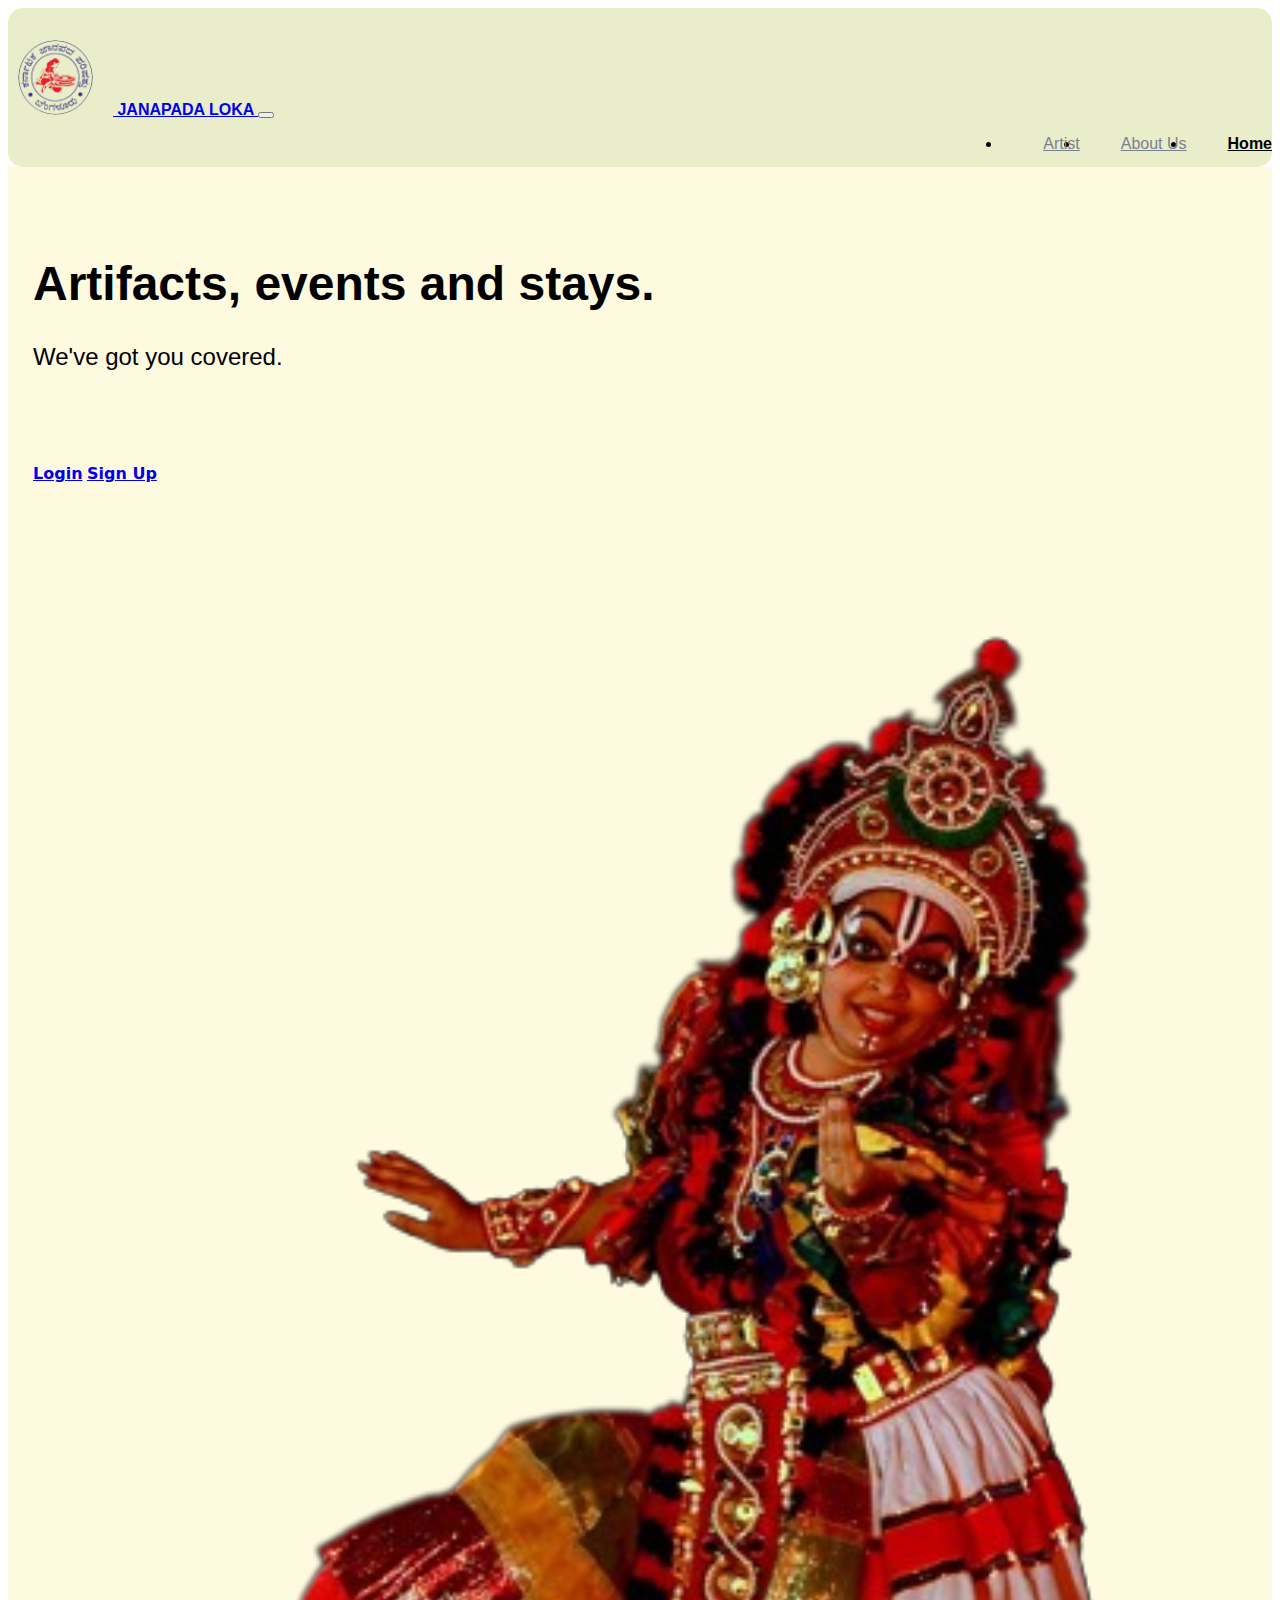
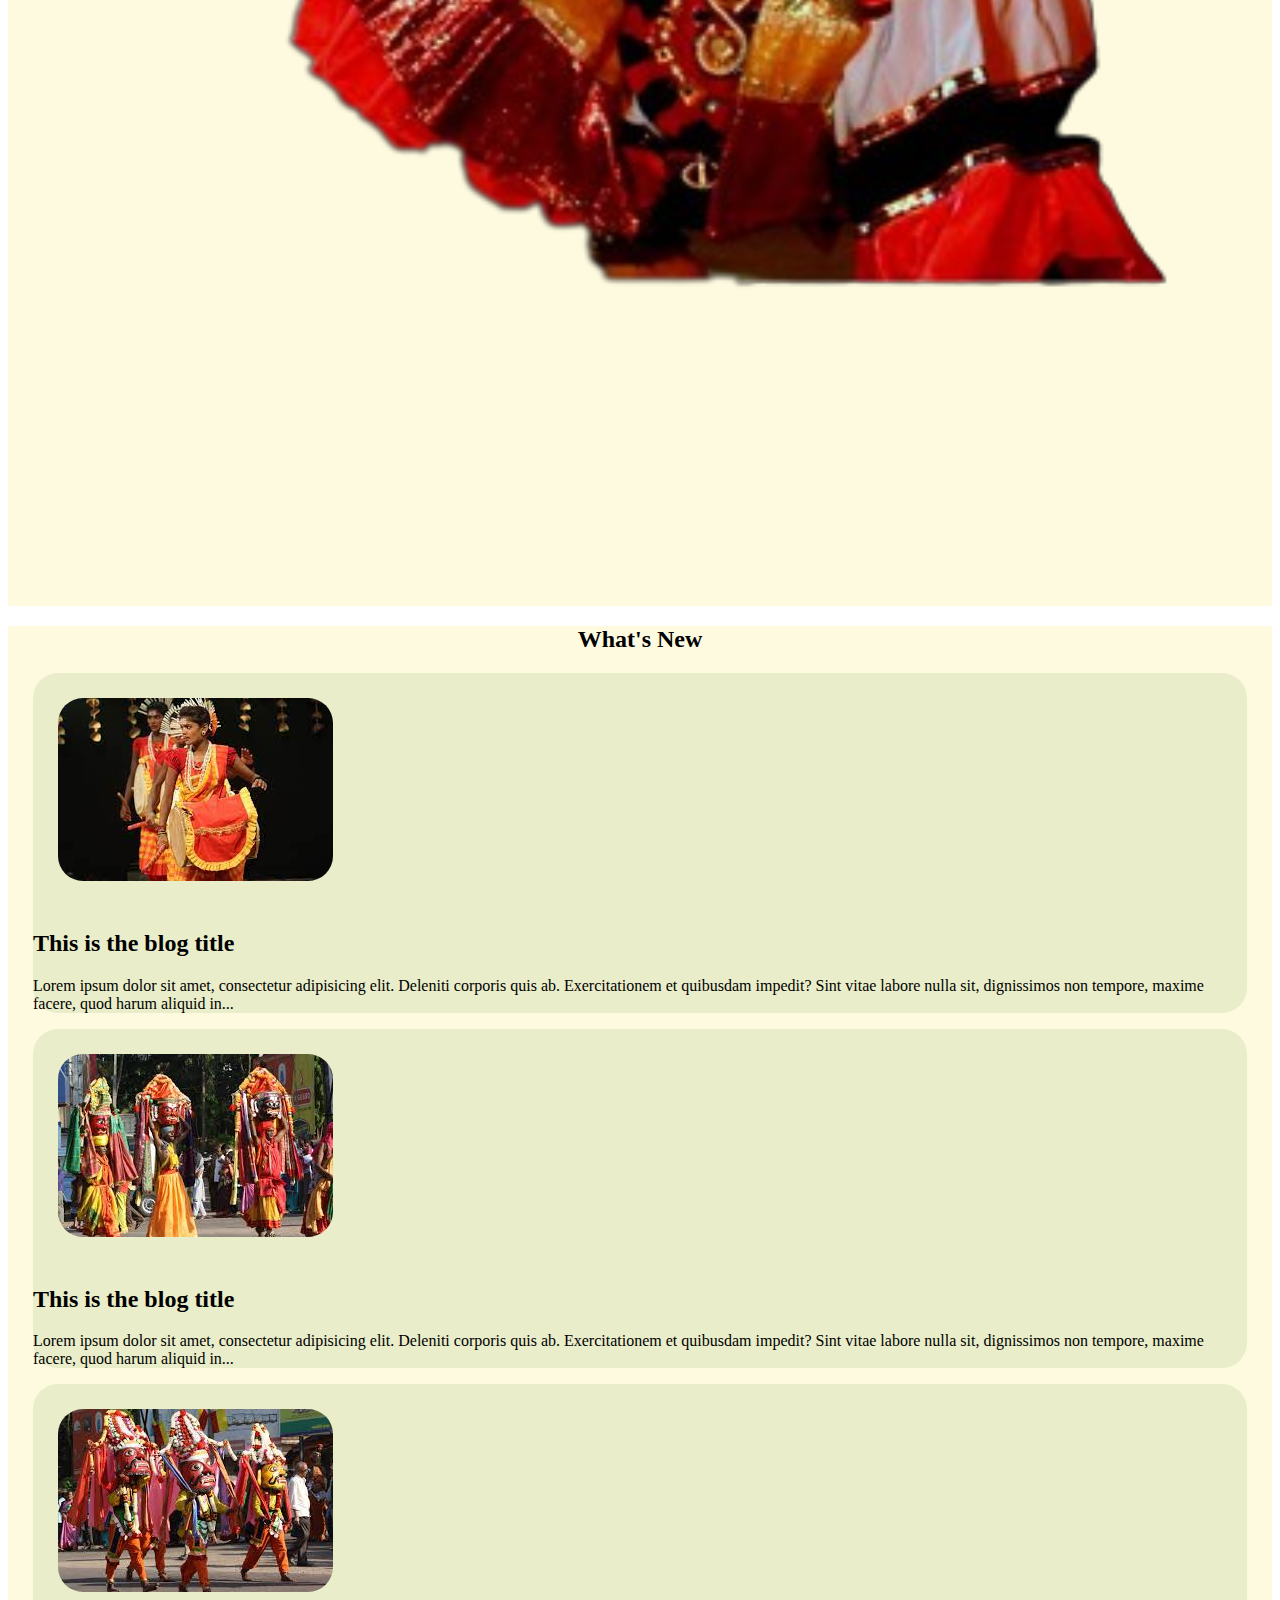
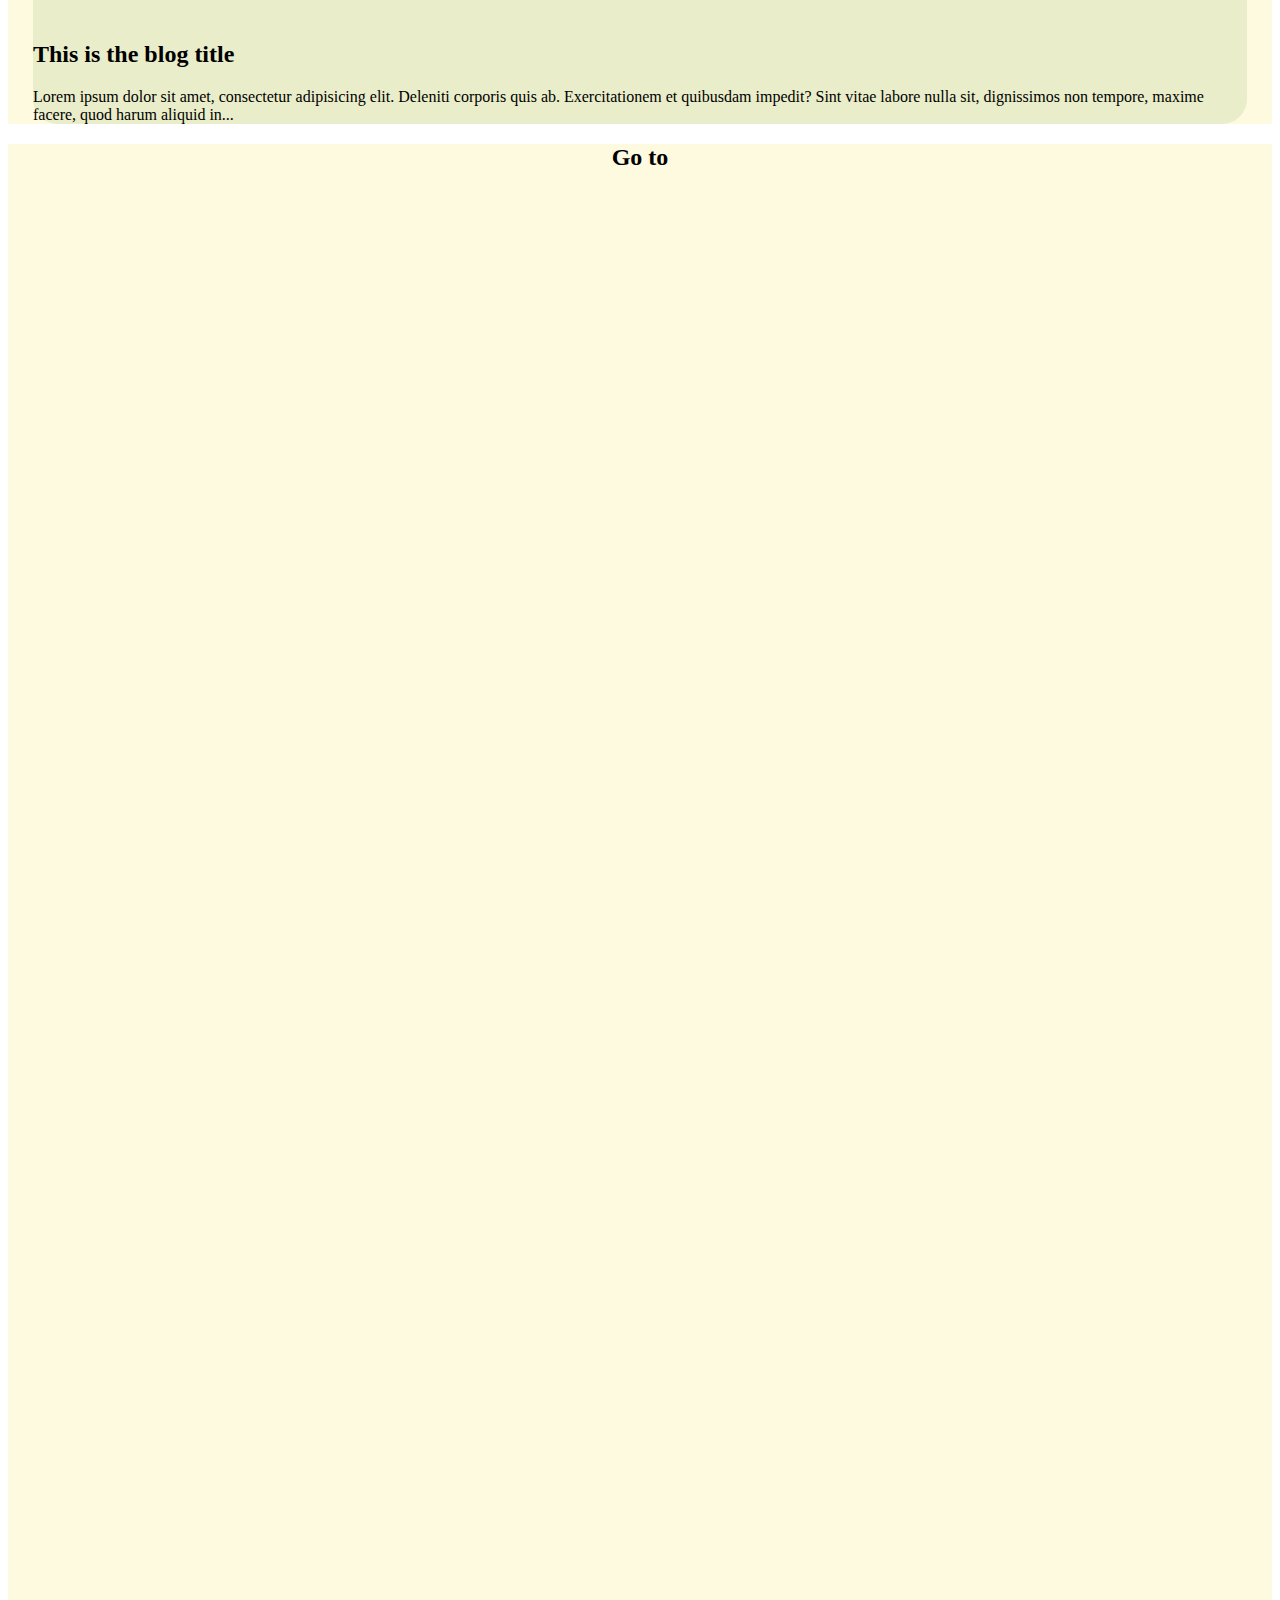
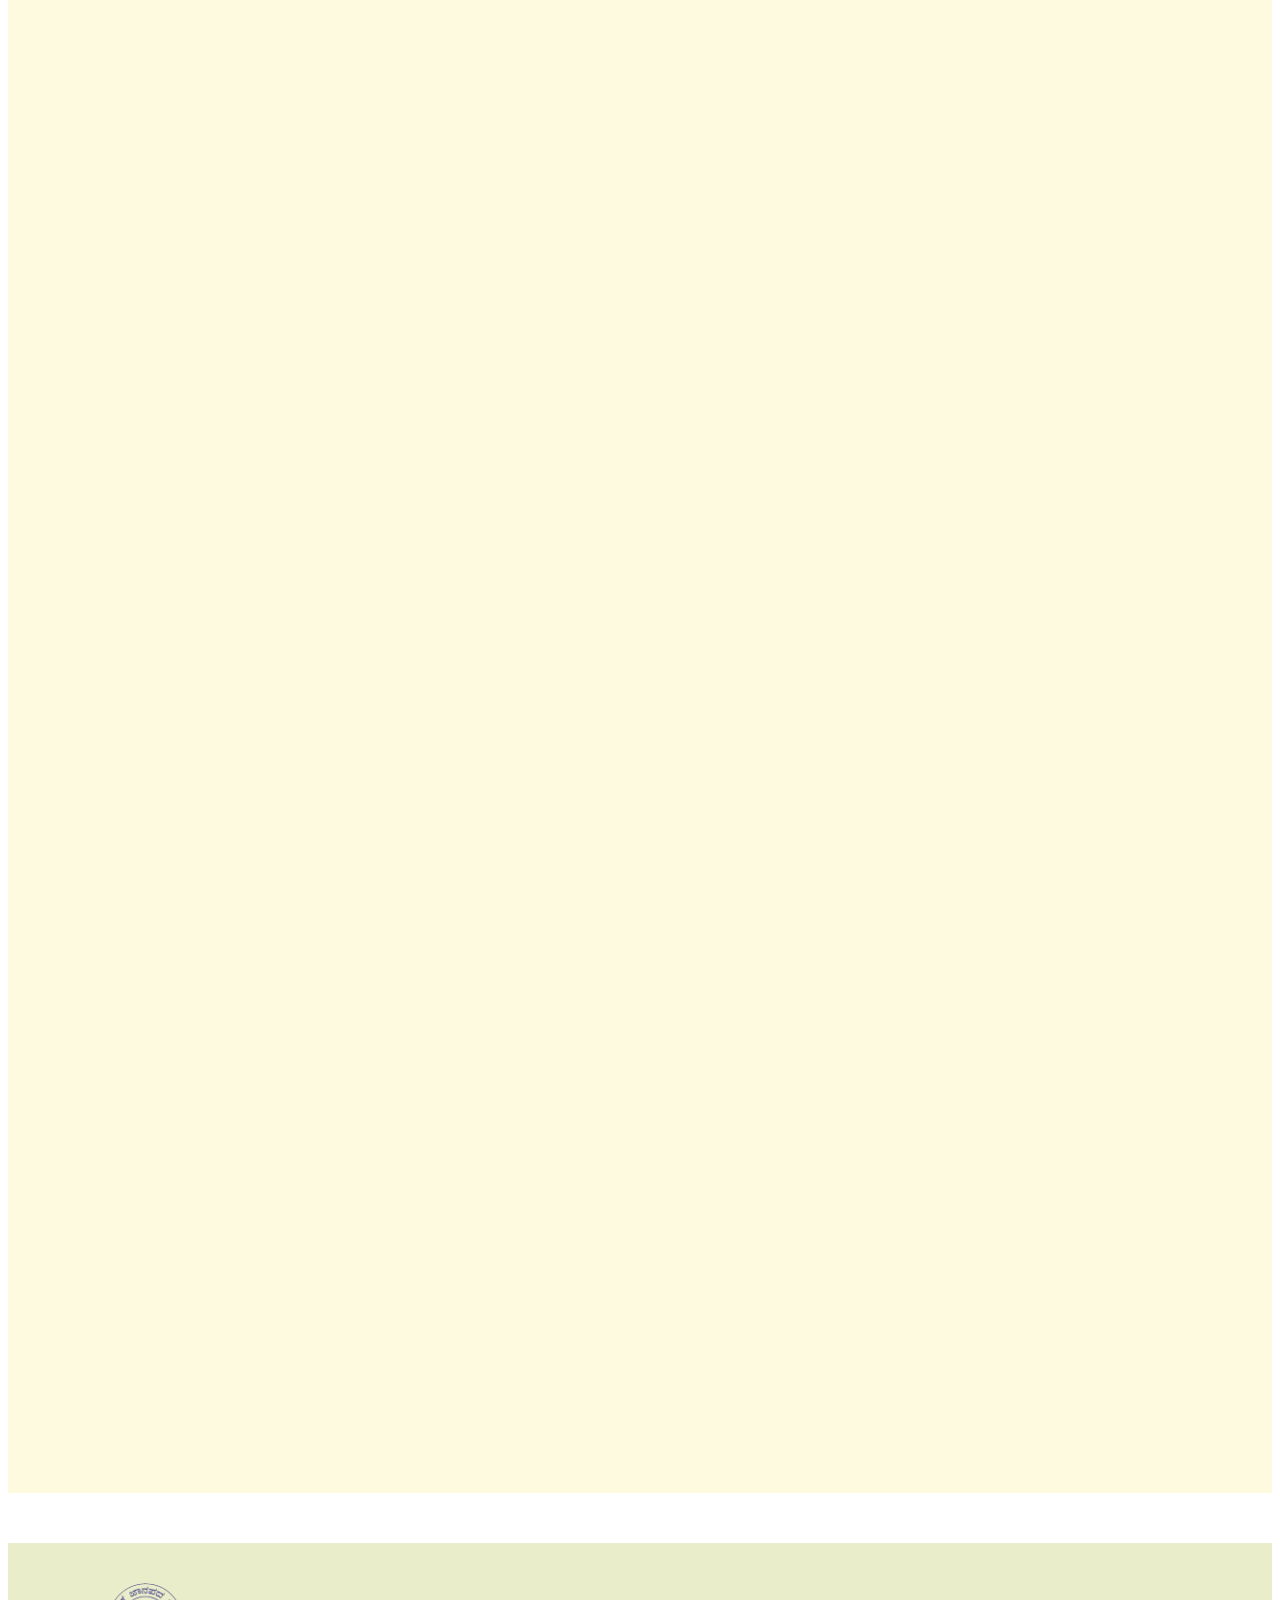
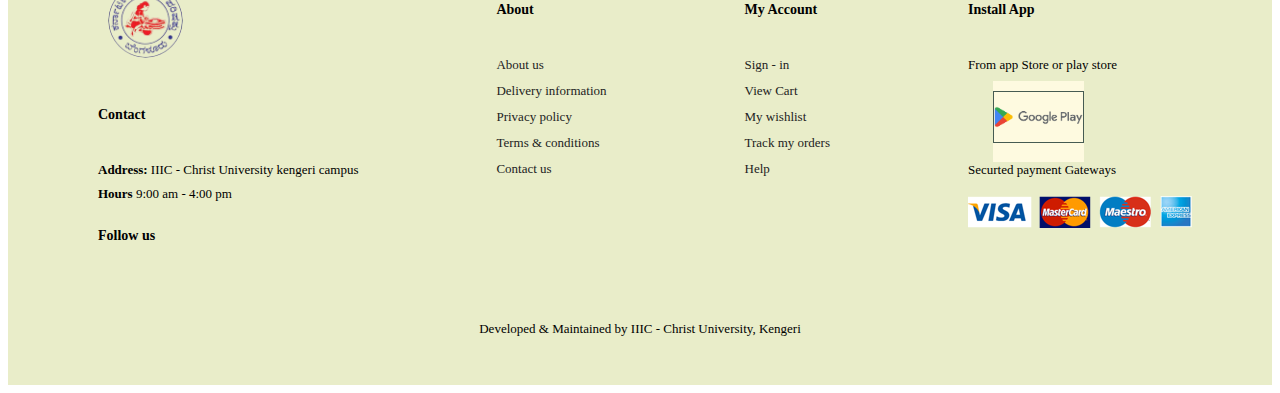
<file: index.html>
<!doctype html>
<html lang="en">
  <head>
    <meta charset="utf-8">
    <meta name="viewport" content="width=device-width, initial-scale=1">
    <title>Home-Janapada Loka</title>
    <link rel="shortcut icon" href="images/logobgl.png" type="images/x-icon">
   <!--Bootstrap CSS--> <link href="https://cdn.jsdelivr.net/npm/bootstrap@5.3.0/dist/css/bootstrap.min.css" rel="stylesheet" integrity="sha384-9ndCyUaIbzAi2FUVXJi0CjmCapSmO7SnpJef0486qhLnuZ2cdeRhO02iuK6FUUVM" crossorigin="anonymous">
    <!--Our CSS--><link rel="stylesheet" href="style.css">

    <link rel="stylesheet" href="https://cdnjs.cloudflare.com/ajax/libs/font-awesome/4.7.0/css/font-awesome.min.css">
    <script src="https://code.jquery.com/jquery-3.5.1.slim.min.js"></script>
    <script src="https://cdn.jsdelivr.net/npm/@popperjs/core@2.5.4/dist/umd/popper.min.js"></script>
    <script src="https://stackpath.bootstrapcdn.com/bootstrap/4.5.2/js/bootstrap.min.js"></script>
  </head>
  <body>
   <!--Navbar section-->
   <nav class="navbar navbar-expand-lg">
    <div class="nav__list-item">
      <a href="#" class="nav__link n1" id="google_translate_element"></a>
    </div>
    <script type="text/JavaScript">
      function googleTranslateElementInit() {
        new google.translate.TranslateElement({
          defaultLanguage: 'en',
          pageLanguage: 'en',
          includedLanguages: 'kn,en,hi,ml',
          layout: google.translate.TranslateElement.InlineLayout.SIMPLE,
          autoDisplay: true,
          multilanguagePage: true
        }, 'google_translate_element');
      }
    
      // Function to reinitialize translation after redirect
      function initGoogleTranslate() {
        if (typeof google !== 'undefined' && google.translate) {
          googleTranslateElementInit();
        }
      }
    </script>
    <script type="text/JavaScript" src="https://translate.google.com/translate_a/element.js?cb=initGoogleTranslate"></script>
    <div class="container">
      <a class="navbar-brand" href="#">
        <img src="images/logobgl.png" alt="brand" class="logo">
        JANAPADA LOKA
      </a>
      <button class="navbar-toggler" type="button" data-bs-toggle="collapse" data-bs-target="#navbarNavDropdown" aria-controls="navbarNavDropdown" aria-expanded="false" aria-label="Toggle navigation">
        <span class="navbar-toggler-icon"></span>
      </button>
      <div class="collapse navbar-collapse" id="navbarNavDropdown">
        <ul class="navbar-nav ms-auto">
          <li class="nav-item">
            <a class="nav-link active" aria-current="page" href="#">Home</a>
          </li>
          <li class="nav-item">
            <a class="nav-link" href="#">About Us</a>
          </li>
          <li class="nav-item dropdown">
            <a class="nav-link dropdown-toggle" href="#" id="navbarDropdown" role="button" data-toggle="dropdown" aria-haspopup="true" aria-expanded="false">
              Artist
            </a>
            <div class="dropdown-menu" aria-labelledby="navbarDropdown">
              <a class="dropdown-item" href="artistlogin.html">Login</a>
              <a class="dropdown-item" href="artistsignup.html">Signup</a>
            </div>
          </li>

        </ul>
      </div>
    </div>
  </nav>
   <!--Land page images and text-->
   <section class="folk">
    <div class="container">
        <div class="row">
        <!--Text-->
        <div class="col-md-6">
            <div class="text">
                Artifacts, events and stays.
            </div>
            <div class="text-2"> We've got you covered.</div>
            <div class="buttons">
                <a href="artistlogin.html"class="btn btn-primary">Login</a>
                <a href="artistsignup.html"class="btn btn-outline-secondary ms-3">Sign Up</a>
            </div>
        </div>
        <!--images-->
        <div class="col-md-6">
            <img src="images/1115.png" alt="Folk images" class="w-100">
        </div>
    </div>

    </div>
   </section>
   <section style="background-color: #FEFAE0;">
    <h2 style="text-align: center;">What's New</h2>
   <div class="row">
    <div class="col-lg-4 col-md-6 col-sm-12">
      <div class="card mb-5 shadow-sm" style="background-color: #E9EDC9; border-radius: 25px; box-shadow: none;">
        <img src="images/blog1.jpg" class="img-fluid" />

        <div class="card-body">
          <div class="card-title">
            <h2>This is the blog title</h2>
          </div>
          <div class="card-text">
            <p>
              Lorem ipsum dolor sit amet, consectetur adipisicing elit.
              Deleniti corporis quis ab. Exercitationem et quibusdam
              impedit? Sint vitae labore nulla sit, dignissimos non tempore,
              maxime facere, quod harum aliquid in...
            </p>
          </div>
        </div>
      </div>
    </div>

    <div class="col-lg-4 col-md-6 col-sm-12">
      <div class="card mb-5 shadow-sm" style="background-color: #E9EDC9; border-radius: 25px; box-shadow: none;">
        <img src="images/blog2.jpg" class="img-fluid" />

        <div class="card-body">
          <div class="card-title">
            <h2>This is the blog title</h2>
          </div>
          <div class="card-text">
            <p>
              Lorem ipsum dolor sit amet, consectetur adipisicing elit.
              Deleniti corporis quis ab. Exercitationem et quibusdam
              impedit? Sint vitae labore nulla sit, dignissimos non tempore,
              maxime facere, quod harum aliquid in...
            </p>
          </div>
        </div>
      </div>
    </div>

    <div class="col-lg-4 col-md-6 col-sm-12">
      <div class="card mb-5 shadow-sm" style="background-color: #E9EDC9; border-radius: 25px; box-shadow: none; ">
        <img src="images/blog3.jpg" class="img-fluid" />

        <div class="card-body">
          <div class="card-title">
            <h2>This is the blog title</h2>
          </div>
          <div class="card-text">
            <p>
              Lorem ipsum dolor sit amet, consectetur adipisicing elit.
              Deleniti corporis quis ab. Exercitationem et quibusdam
              impedit? Sint vitae labore nulla sit, dignissimos non tempore,
              maxime facere, quod harum aliquid in...
            </p>
          </div>
  </section>

   <!--Tile of contents(Artifacts, Events and stays)-->
   <div class="container1" id="servicetiles">
    <h2 style="text-align: center;">Go to</h2>
    <div class="row">
      <div class="col-md-4">
        <div class="tile">
          <img src="images/prod3.jpg" alt="Photo 1">
          <h3>Artifacts</h3>
          <p>Step into a world of exquisite craftsmanship and cultural significance with our remarkable artifacts.</p>
          <a href="artistlogin.html"><button class="btn btn-primary">Go</button></a>
        </div>
      </div>
      <div class="col-md-4">
        <div class="tile">
          <img src="images/mission.jpg" alt="Photo 2">
          <h3>Events</h3>
          <p>Unleash your passion for entertainment and immerse yourself in unforgettable experiences at our spectacular events.</p>
          <a href="artistlogin.html"><button class="btn btn-primary">Go</button></a>
        </div>
      </div>
      <div class="col-md-4">
        <div class="tile">
          <img src="images/stay.jpg" alt="Photo 3">
          <h3>Stays</h3>
          <p>Indulge in luxury and comfort at our exquisite stays, where every moment is a blissful escape. Along with entertainment </p>
          <a href="artistlogin.html"><button class="btn btn-primary">Go</button></a>
        </div>
      </div>
    </div>
  </div>

  <script src="https://code.jquery.com/jquery-3.6.0.min.js"></script>
  <script>
    $(document).ready(function() {
      $(window).scroll(function() {
        $('.tile').each(function() {
          var position = $(this).offset().top;
          var scrollPosition = $(window).scrollTop() + $(window).height();
          if (scrollPosition > position) {
            $(this).addClass('show');
          }
        });
      });
    });
  </script>
   <!--Footer-->
   <footer class="section-p1">
    <div class="col">
      <img src="images/logobgl.png" alt="" class="logo">
      <h4>Contact</h4>
      <p><strong>Address:</strong> IIIC - Christ University kengeri campus</p>
      <p><strong>Hours</strong> 9:00 am - 4:00 pm</p>
      <h4>Follow us</h4>
      <div class="follow">
        <i class="fab fa-facebook"></i>
        <i class="fab fa-twitter"></i>
        <i class="fab fa-instagram"></i>
        <i class="fab fa-youtube"></i>
      </div>
    </div>
    <div class="col">
      <h4>About</h4>
      <a href="#">About us</a>
      <a href="#">Delivery information</a>
      <a href="#">Privacy policy</a>
      <a href="#">Terms & conditions</a>
      <a href="#">Contact us</a>
    </div>
    <div class="col">
      <h4>My Account</h4>
      <a href="#">Sign - in</a>
      <a href="#">View Cart</a>
      <a href="#">My wishlist</a>
      <a href="#">Track my orders</a>
      <a href="#">Help</a>
    </div>
    <div class="col install">
      <h4>Install App</h4>
      <p>From app Store or play store
      </p>
      <div class="row">
        <img src="images/play.png" alt="" style="max-width: 170px; max-height: 50px;">
      </div>
      <p>Securted payment Gateways</p>
      <img src="images/pay.png" alt="">

    </div>
    <div class="copyright">
      <p>Developed & Maintained by IIIC - Christ University, Kengeri</p>
    </div>
  </footer>
    <script src="https://cdn.jsdelivr.net/npm/bootstrap@5.3.0/dist/js/bootstrap.bundle.min.js" integrity="sha384-geWF76RCwLtnZ8qwWowPQNguL3RmwHVBC9FhGdlKrxdiJJigb/j/68SIy3Te4Bkz" crossorigin="anonymous"></script>
  </body>
</html>
</file>
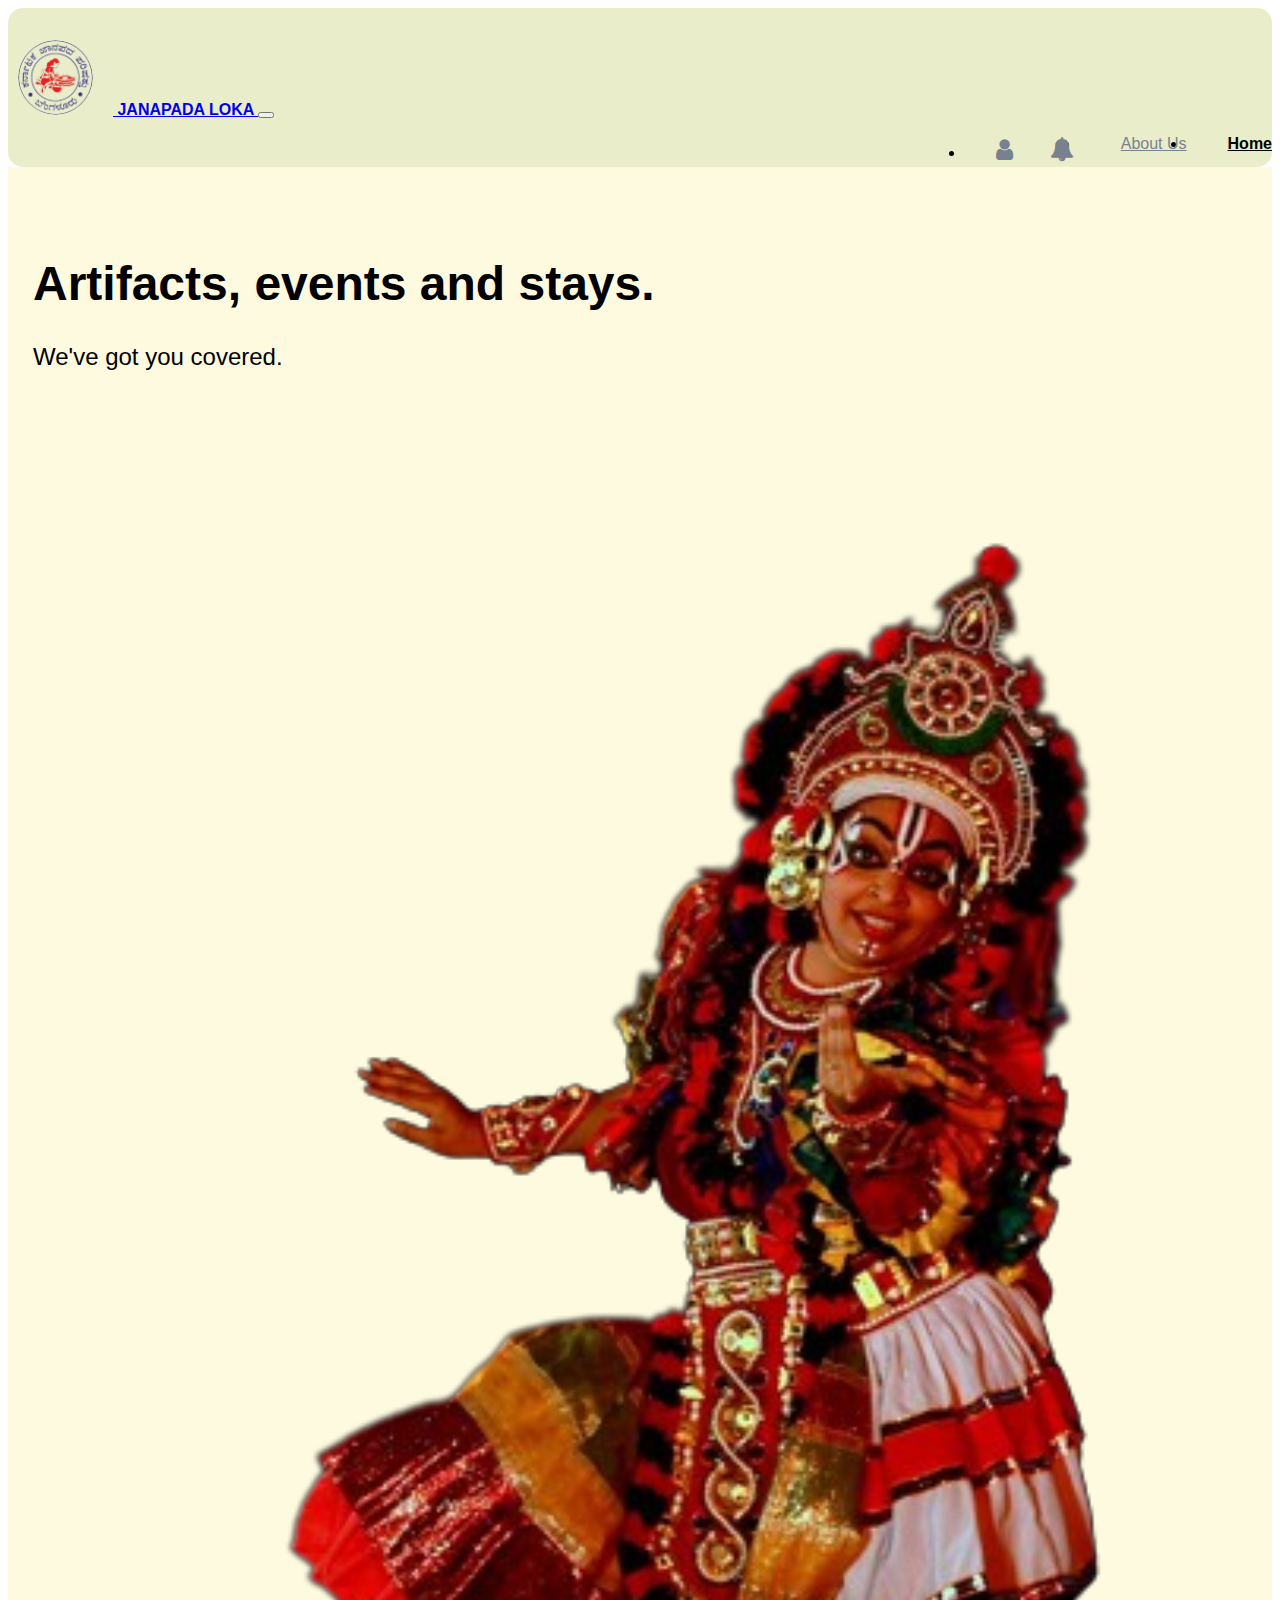
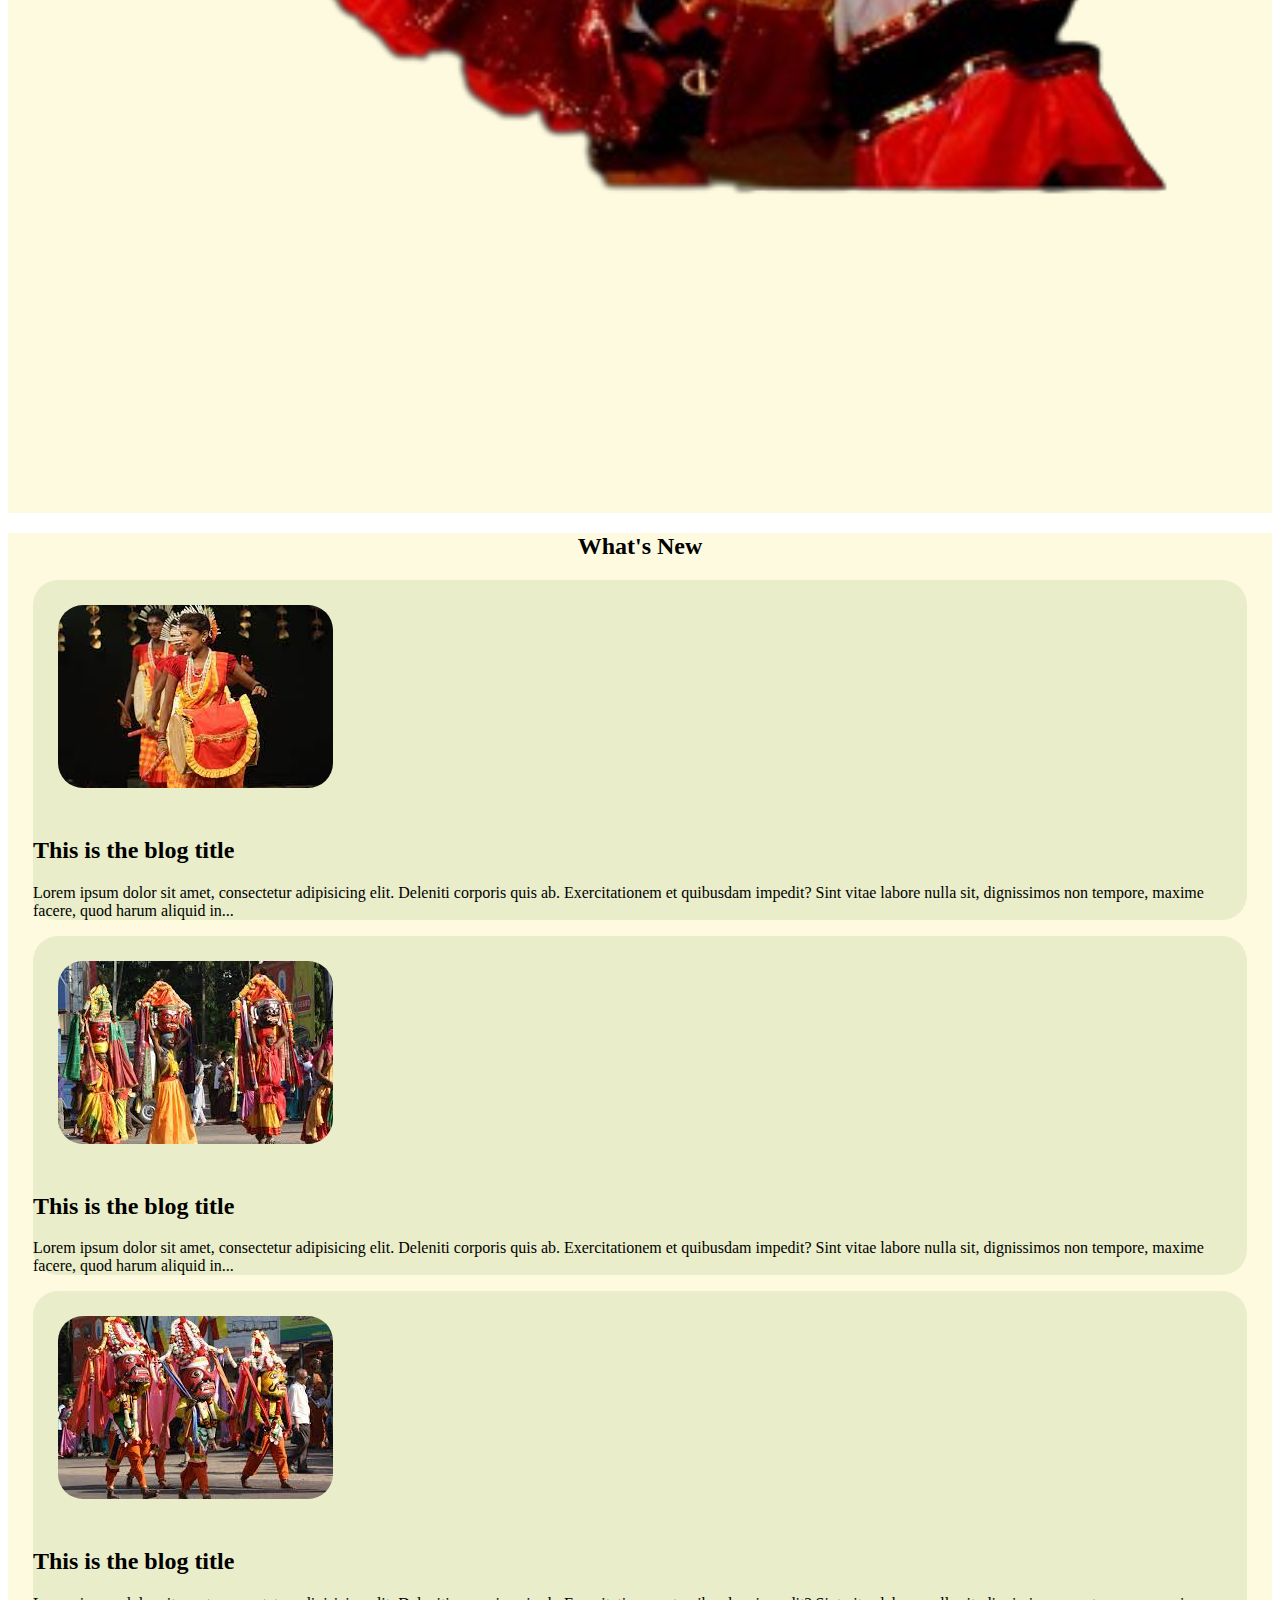
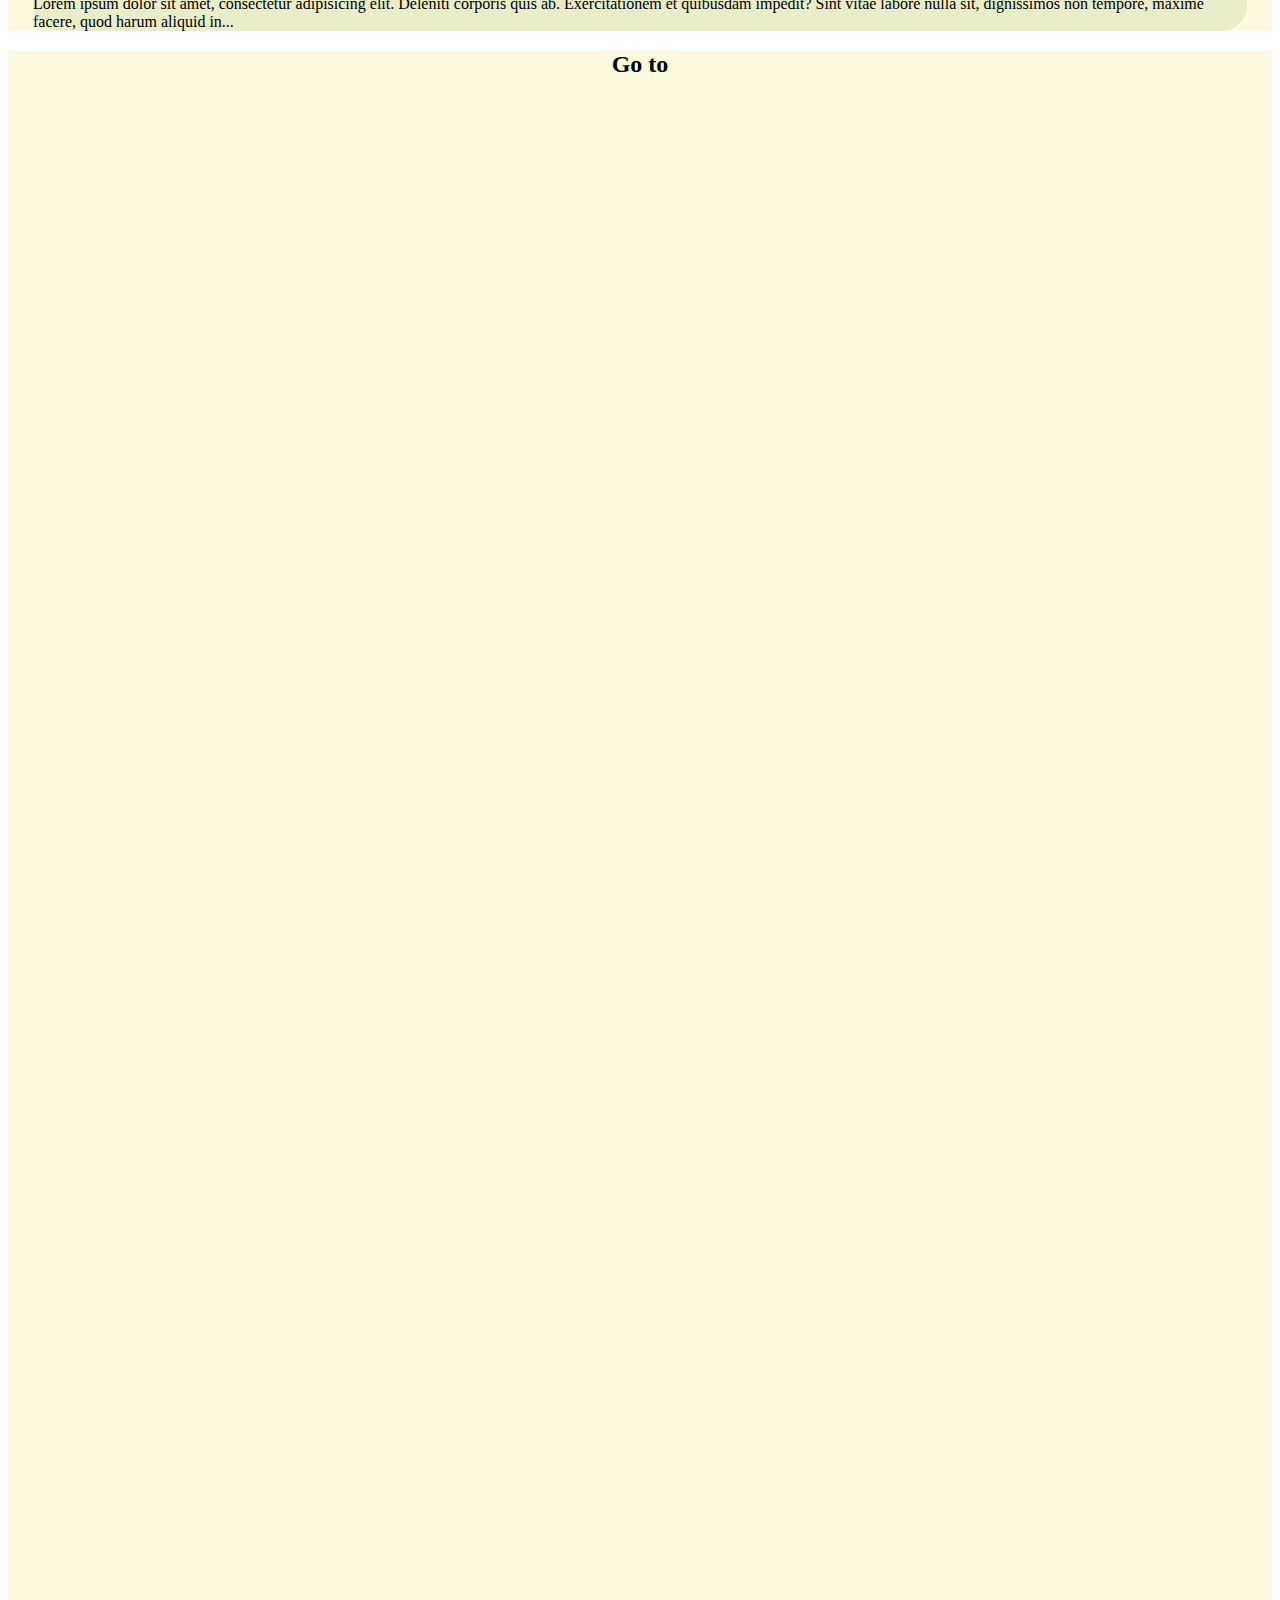
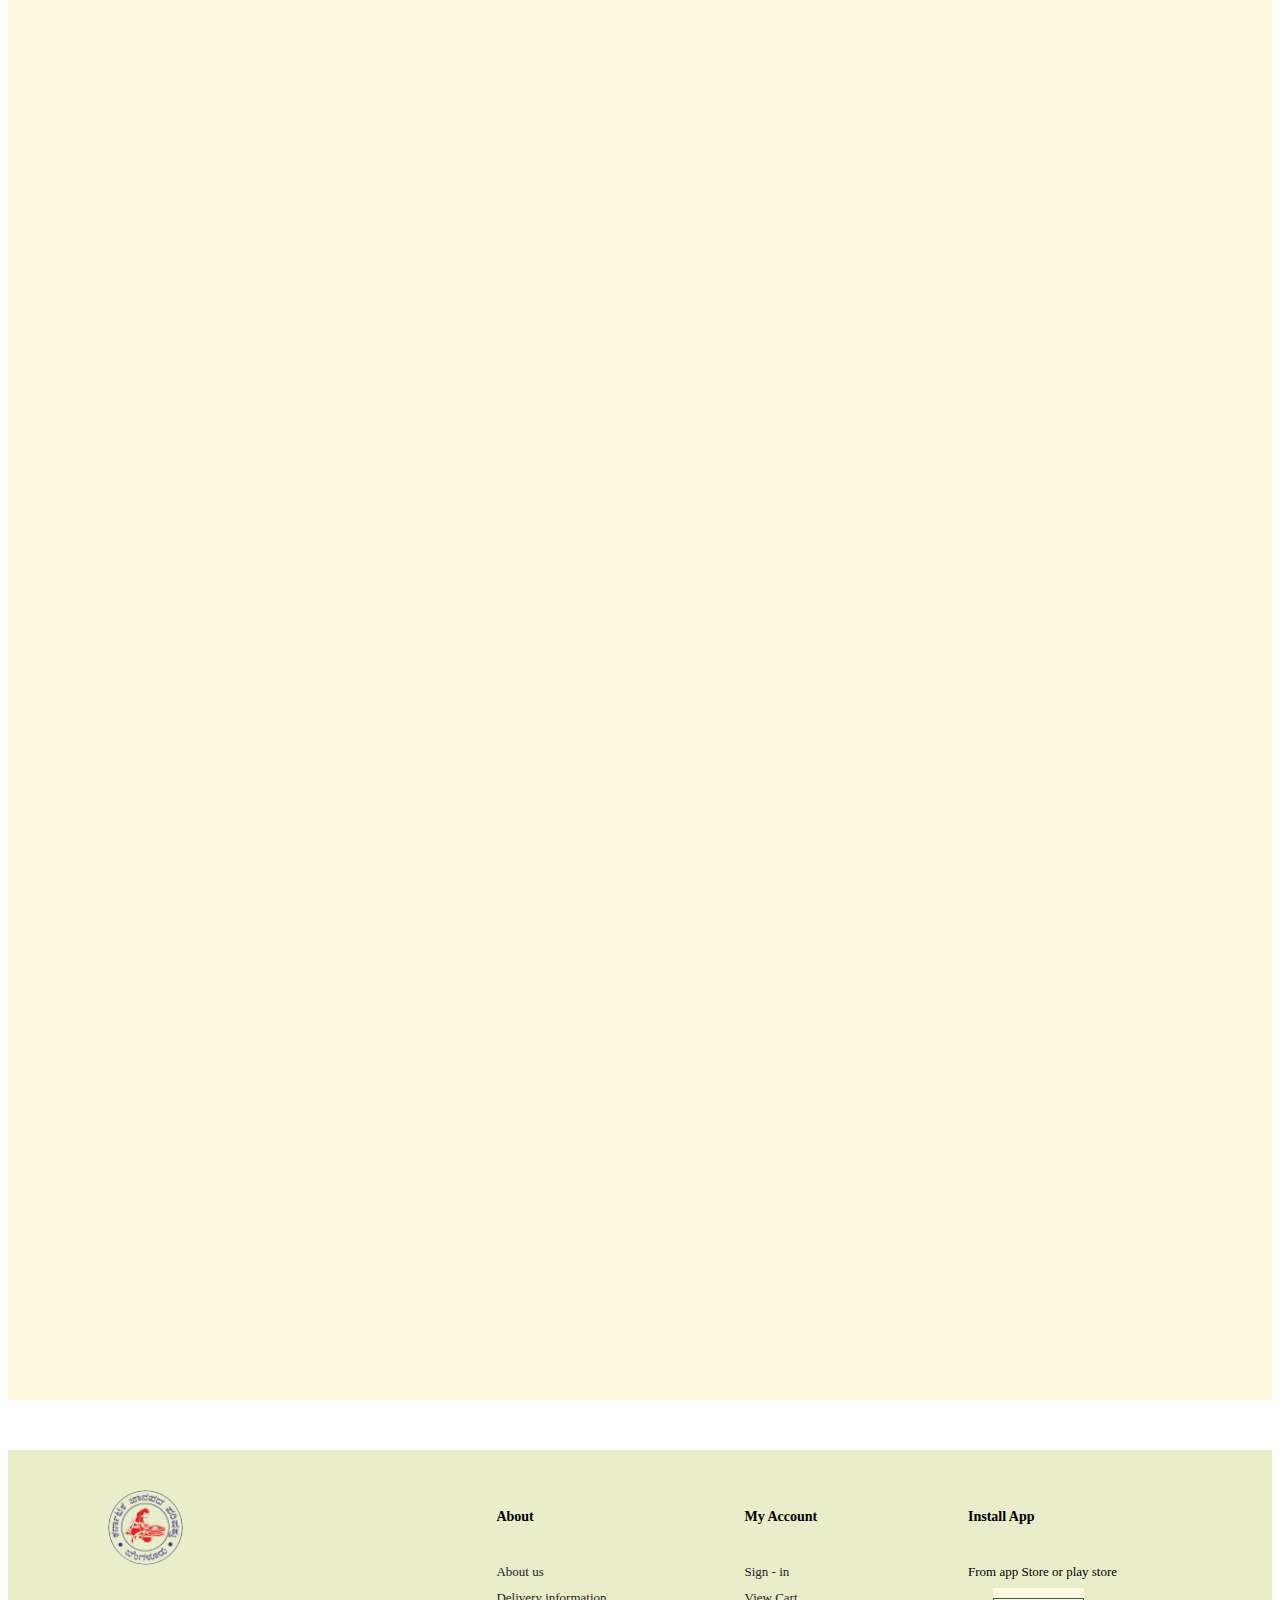
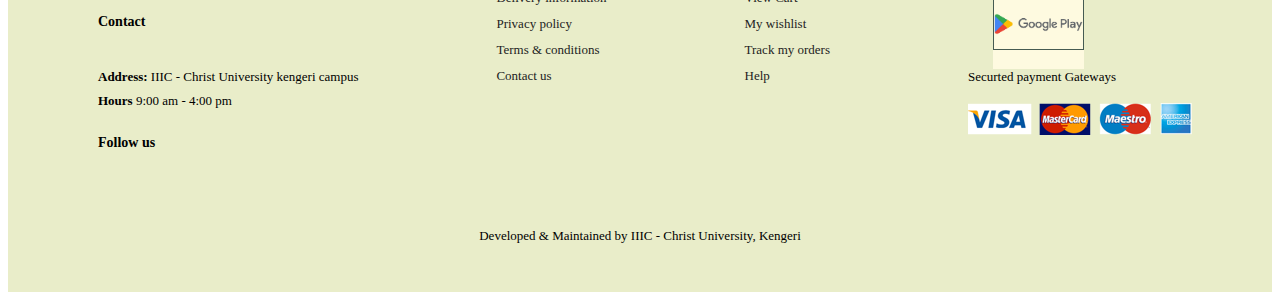
<file: afterlogin.html>
<!doctype html>
<html lang="en">
  <head>
    <meta charset="utf-8">
    <meta name="viewport" content="width=device-width, initial-scale=1">
    <title>Home-Janapada Loka</title>
    <link rel="shortcut icon" href="images/logobgl.png" type="images/x-icon">
   <!--Bootstrap CSS--> <link href="https://cdn.jsdelivr.net/npm/bootstrap@5.3.0/dist/css/bootstrap.min.css" rel="stylesheet" integrity="sha384-9ndCyUaIbzAi2FUVXJi0CjmCapSmO7SnpJef0486qhLnuZ2cdeRhO02iuK6FUUVM" crossorigin="anonymous">
    <!--Our CSS--><link rel="stylesheet" href="style.css">

    <link rel="stylesheet" href="https://cdnjs.cloudflare.com/ajax/libs/font-awesome/4.7.0/css/font-awesome.min.css">
    <script src="https://code.jquery.com/jquery-3.5.1.slim.min.js"></script>
    <script src="https://cdn.jsdelivr.net/npm/@popperjs/core@2.5.4/dist/umd/popper.min.js"></script>
    <script src="https://stackpath.bootstrapcdn.com/bootstrap/4.5.2/js/bootstrap.min.js"></script>
  </head>
  <body>
   <!--Navbar section-->
   <nav class="navbar navbar-expand-lg">
    <div class="nav__list-item">
      <a href="#" class="nav__link n1" id="google_translate_element"></a>
    </div>
    <script type="text/JavaScript">
      function googleTranslateElementInit() {
        new google.translate.TranslateElement({
          defaultLanguage: 'en',
          pageLanguage: 'en',
          includedLanguages: 'kn,en,hi,ml',
          layout: google.translate.TranslateElement.InlineLayout.SIMPLE,
          autoDisplay: true,
          multilanguagePage: true
        }, 'google_translate_element');
      }
    
      // Function to reinitialize translation after redirect
      function initGoogleTranslate() {
        if (typeof google !== 'undefined' && google.translate) {
          googleTranslateElementInit();
        }
      }
    </script>
    <script type="text/JavaScript" src="https://translate.google.com/translate_a/element.js?cb=initGoogleTranslate"></script>
    <div class="container">
      <a class="navbar-brand" href="#">
        <img src="images/logobgl.png" alt="brand" class="logo">
        JANAPADA LOKA
      </a>
      <button class="navbar-toggler" type="button" data-bs-toggle="collapse" data-bs-target="#navbarNavDropdown" aria-controls="navbarNavDropdown" aria-expanded="false" aria-label="Toggle navigation">
        <span class="navbar-toggler-icon"></span>
      </button>
      <div class="collapse navbar-collapse" id="navbarNavDropdown">
        <ul class="navbar-nav ms-auto">
          <li class="nav-item">
            <a class="nav-link active" aria-current="page" href="#">Home</a>
          </li>
          <li class="nav-item">
            <a class="nav-link" href="#">About Us</a>
          </li>

          <li class="nav-item">
            <button style="font-size:24px; background: none; border: none; color: #788190; margin-left: 25px;"><i class="fa fa-bell"></i></button>
          </li>
          <li class="nav-item">
            <a href="profile.php"><button style="font-size:24px; background: none; border: none; color: #788190; margin-left: 25px;"><i class="fa fa-user"></i></button></a>
          </li>

        </ul>
      </div>
    </div>
  </nav>
   <!--Land page images and text-->
   <section class="folk">
    <div class="container">
        <div class="row">
        <!--Text-->
        <div class="col-md-6">
            <div class="text">
                Artifacts, events and stays.
            </div>
            <div class="text-2"> We've got you covered.</div>
        </div>
        <!--images-->
        <div class="col-md-6">
            <img src="images/1115.png" alt="Folk images" class="w-100">
        </div>
    </div>

    </div>
   </section>
   <section style="background-color: #FEFAE0;">
    <h2 style="text-align: center;">What's New</h2>
   <div class="row">
    <div class="col-lg-4 col-md-6 col-sm-12">
      <div class="card mb-5 shadow-sm" style="background-color: #E9EDC9; border-radius: 25px; box-shadow: none;">
        <img src="images/blog1.jpg" class="img-fluid" />

        <div class="card-body">
          <div class="card-title">
            <h2>This is the blog title</h2>
          </div>
          <div class="card-text">
            <p>
              Lorem ipsum dolor sit amet, consectetur adipisicing elit.
              Deleniti corporis quis ab. Exercitationem et quibusdam
              impedit? Sint vitae labore nulla sit, dignissimos non tempore,
              maxime facere, quod harum aliquid in...
            </p>
          </div>
        </div>
      </div>
    </div>

    <div class="col-lg-4 col-md-6 col-sm-12">
      <div class="card mb-5 shadow-sm" style="background-color: #E9EDC9; border-radius: 25px; box-shadow: none;">
        <img src="images/blog2.jpg" class="img-fluid" />

        <div class="card-body">
          <div class="card-title">
            <h2>This is the blog title</h2>
          </div>
          <div class="card-text">
            <p>
              Lorem ipsum dolor sit amet, consectetur adipisicing elit.
              Deleniti corporis quis ab. Exercitationem et quibusdam
              impedit? Sint vitae labore nulla sit, dignissimos non tempore,
              maxime facere, quod harum aliquid in...
            </p>
          </div>
        </div>
      </div>
    </div>

    <div class="col-lg-4 col-md-6 col-sm-12">
      <div class="card mb-5 shadow-sm" style="background-color: #E9EDC9; border-radius: 25px; box-shadow: none; ">
        <img src="images/blog3.jpg" class="img-fluid" />

        <div class="card-body">
          <div class="card-title">
            <h2>This is the blog title</h2>
          </div>
          <div class="card-text">
            <p>
              Lorem ipsum dolor sit amet, consectetur adipisicing elit.
              Deleniti corporis quis ab. Exercitationem et quibusdam
              impedit? Sint vitae labore nulla sit, dignissimos non tempore,
              maxime facere, quod harum aliquid in...
            </p>
          </div>
  </section>

   <!--Tile of contents(Artifacts, Events and stays)-->
   <div class="container1" id="servicetiles">
    <h2 style="text-align: center;">Go to</h2>
    <div class="row">
      <div class="col-md-4">
        <div class="tile">
          <img src="images/prod3.jpg" alt="Photo 1">
          <h3>Artifacts</h3>
          <p>Step into a world of exquisite craftsmanship and cultural significance with our remarkable artifacts.</p>
          <a href="product.html"><button class="btn btn-primary">Go</button></a>
        </div>
      </div>
      <div class="col-md-4">
        <div class="tile">
          <img src="images/mission.jpg" alt="Photo 2">
          <h3>Events</h3>
          <p>Unleash your passion for entertainment and immerse yourself in unforgettable experiences at our spectacular events.</p>
          <a href="Eventbooking.php"><button class="btn btn-primary">Go</button></a>
        </div>
      </div>
      <div class="col-md-4">
        <div class="tile">
          <img src="images/stay.jpg" alt="Photo 3">
          <h3>Stays</h3>
          <p>Indulge in luxury and comfort at our exquisite stays, where every moment is a blissful escape. Along with entertainment </p>
          <a href="roombooking.php"><button class="btn btn-primary">Go</button></a>
        </div>
      </div>
    </div>
  </div>

  <script src="https://code.jquery.com/jquery-3.6.0.min.js"></script>
  <script>
    $(document).ready(function() {
      $(window).scroll(function() {
        $('.tile').each(function() {
          var position = $(this).offset().top;
          var scrollPosition = $(window).scrollTop() + $(window).height();
          if (scrollPosition > position) {
            $(this).addClass('show');
          }
        });
      });
    });
  </script>
   <!--Footer-->
   <footer class="section-p1">
    <div class="col">
      <img src="images/logobgl.png" alt="" class="logo">
      <h4>Contact</h4>
      <p><strong>Address:</strong> IIIC - Christ University kengeri campus</p>
      <p><strong>Hours</strong> 9:00 am - 4:00 pm</p>
      <h4>Follow us</h4>
      <div class="follow">
        <i class="fab fa-facebook"></i>
        <i class="fab fa-twitter"></i>
        <i class="fab fa-instagram"></i>
        <i class="fab fa-youtube"></i>
      </div>
    </div>
    <div class="col">
      <h4>About</h4>
      <a href="#">About us</a>
      <a href="#">Delivery information</a>
      <a href="#">Privacy policy</a>
      <a href="#">Terms & conditions</a>
      <a href="#">Contact us</a>
    </div>
    <div class="col">
      <h4>My Account</h4>
      <a href="#">Sign - in</a>
      <a href="#">View Cart</a>
      <a href="#">My wishlist</a>
      <a href="#">Track my orders</a>
      <a href="#">Help</a>
    </div>
    <div class="col install">
      <h4>Install App</h4>
      <p>From app Store or play store
      </p>
      <div class="row">
        <img src="images/play.png" alt="" style="max-width: 170px; max-height: 50px;">
      </div>
      <p>Securted payment Gateways</p>
      <img src="images/pay.png" alt="">

    </div>
    <div class="copyright">
      <p>Developed & Maintained by IIIC - Christ University, Kengeri</p>
    </div>
  </footer>
    <script src="https://cdn.jsdelivr.net/npm/bootstrap@5.3.0/dist/js/bootstrap.bundle.min.js" integrity="sha384-geWF76RCwLtnZ8qwWowPQNguL3RmwHVBC9FhGdlKrxdiJJigb/j/68SIy3Te4Bkz" crossorigin="anonymous"></script>
  </body>
</html>
</file>
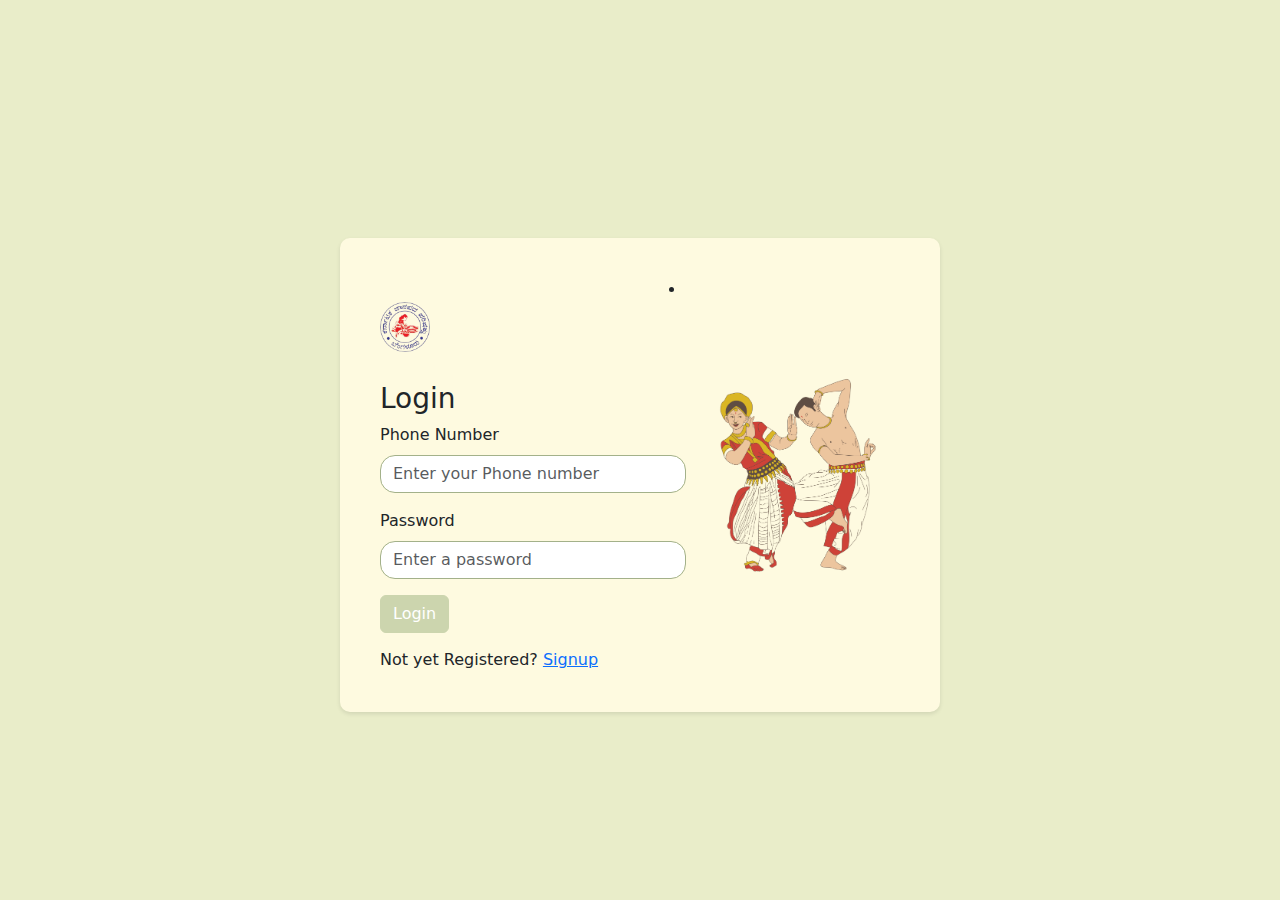
<file: artistlogin.html>
<!DOCTYPE html>
<html lang="en">

<head>
  <meta charset="UTF-8">
  <meta name="viewport" content="width=device-width, initial-scale=1.0">
  <link rel="stylesheet" href="https://cdn.jsdelivr.net/npm/bootstrap@5.3.0/dist/css/bootstrap.min.css">
   <!--Our CSS--><link rel="stylesheet" href="style.css">
   <script src="https://code.jquery.com/jquery-3.5.1.slim.min.js"></script>
   <script src="https://cdn.jsdelivr.net/npm/@popperjs/core@2.5.4/dist/umd/popper.min.js"></script>
   <script src="https://stackpath.bootstrapcdn.com/bootstrap/4.5.2/js/bootstrap.min.js"></script>
   <title>Artist Login</title>
    <link rel="shortcut icon" href="images/logobgl.png" type="images/x-icon">
  <style>
    body {
      display: flex;
      align-items: center;
      justify-content: center;
      height: 100vh;
      padding-top: 50px;
      background-color: #e9edc9;
    }

    .form-container {
      display: flex;
      justify-content: center;
      align-items: center;
      width: 600px;
      height: auto;
      background-color: #fefae0;
      padding: 40px;
      border-radius: 10px;
      box-shadow: 0 2px 4px rgba(0, 0, 0, 0.1);
      margin-top: auto;
      margin-bottom: auto;
    }

    .form-container .form-wrapper {
      width: 60%;
    }

    .form-container .picture {
      width: 40%;
      display: flex;
      justify-content: center;
      align-items: center;
    }
  </style>
</head>
<body>
    <div class="form-container">
    <div class="form-wrapper">
      <li class="nav__list-item">
        <a href="#" class="nav__link n1" id="google_translate_element"></a>
      </li>
      <script type="text/JavaScript">
        function googleTranslateElementInit() {
          new google.translate.TranslateElement({
            defaultLanguage: 'en',
            pageLanguage: 'en',
            includedLanguages: 'kn,en,hi,ml',
            layout: google.translate.TranslateElement.InlineLayout.SIMPLE,
            autoDisplay: true,
            multilanguagePage: true
          }, 'google_translate_element');
        }
      
        // Function to reinitialize translation after redirect
        function initGoogleTranslate() {
          if (typeof google !== 'undefined' && google.translate) {
            googleTranslateElementInit();
          }
        }
      </script>
      <script type="text/JavaScript" src="https://translate.google.com/translate_a/element.js?cb=initGoogleTranslate"></script>
      <br>
        <a class="br1" href="index.html">
            <img src="images/logobgl.png" alt="brand" class="logo1">
          </a>
          <h3>Login</h3>
          <form action="dbartistlogin.php" method="post">
            <div class="mb-3">
                <label for="sellerEmail" class="form-label">Phone Number</label>
                <input type="number" name="Phone" class="form-control" id="number" placeholder="Enter your Phone number" required>
              </div>
              <div class="mb-3">
                <label for="sellerPassword" class="form-label">Password</label>
                <input type="password" name="Password" class="form-control" id="sellerPassword" placeholder="Enter a password" required>
              </div>
  
              <button type="submit" class="btn btn-primary">Login</button>
              <div class="a-row">
                  Not yet Registered?
                <a class="a-link-emphasis" href="artistsignup.html">
                  Signup
                </a>
              </div>
          </form>
          </div>
          <div class="picture">
            <img src="images/su2.png" alt="Your Picture" style="max-width: 100%; max-height: 100%;">
          </div>
      </div>
          </div>
          <script src="https://cdn.jsdelivr.net/npm/bootstrap@5.3.0/dist/js/bootstrap.bundle.min.js"></script>
        </body>
</file>
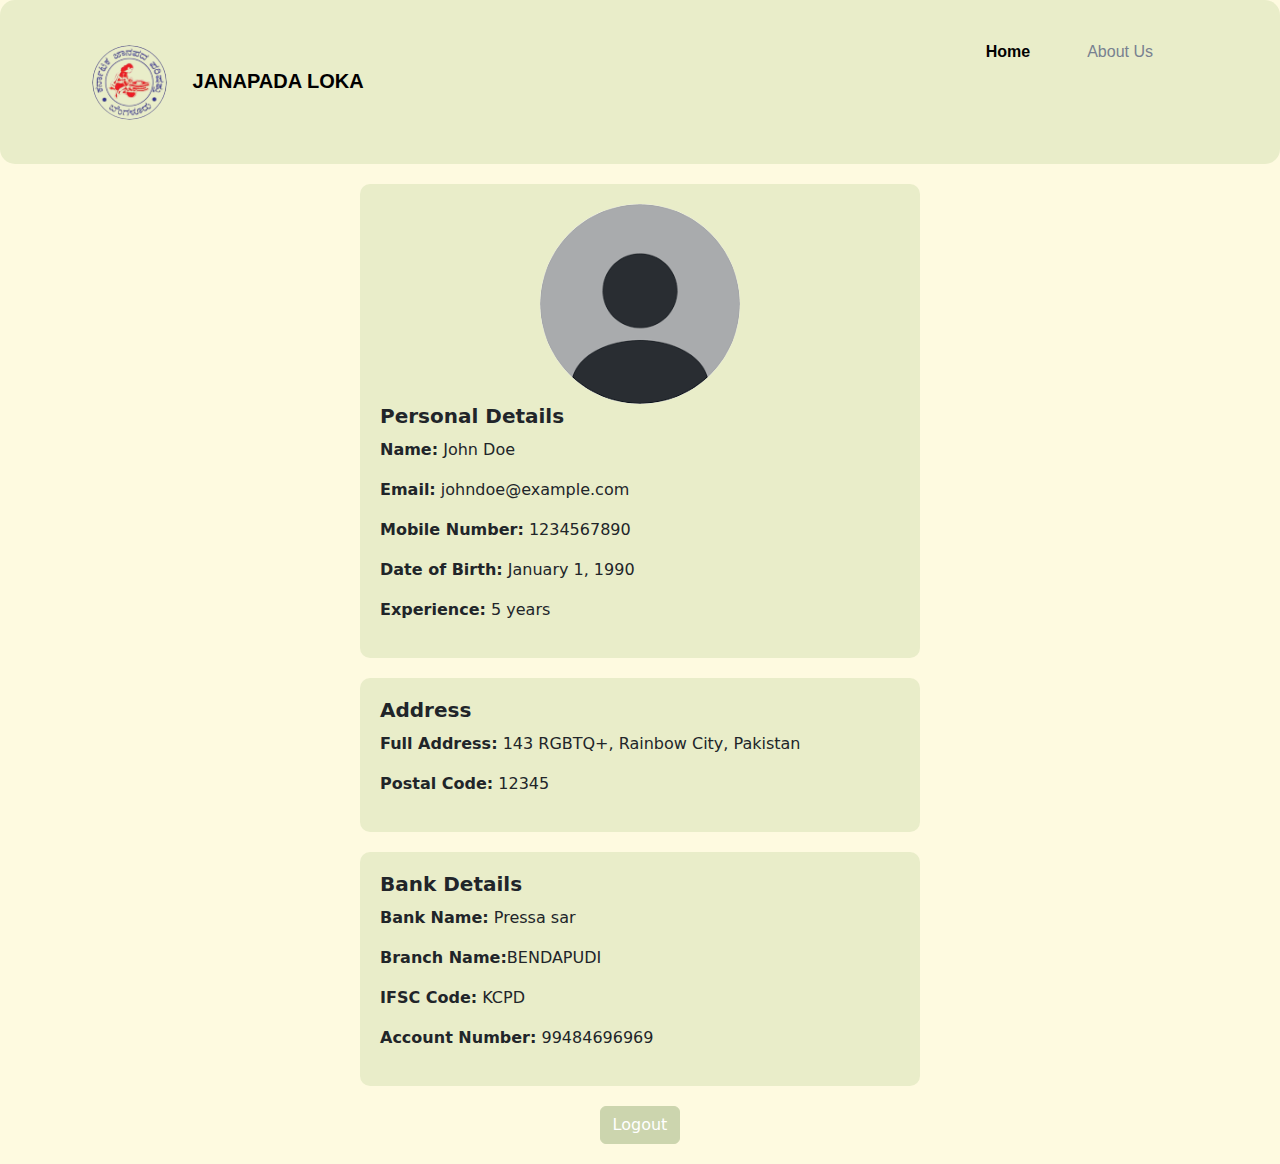
<file: artistprofile.html>
<!DOCTYPE html>
<html lang="en">

<head>
  <meta charset="UTF-8">
  <meta name="viewport" content="width=device-width, initial-scale=1.0">
  <link rel="stylesheet" href="https://cdn.jsdelivr.net/npm/bootstrap@5.3.0/dist/css/bootstrap.min.css">
  <!--Our CSS--><link rel="stylesheet" href="style.css">
  <script src="https://code.jquery.com/jquery-3.5.1.slim.min.js"></script>
  <script src="https://cdn.jsdelivr.net/npm/@popperjs/core@2.5.4/dist/umd/popper.min.js"></script>
  <script src="https://stackpath.bootstrapcdn.com/bootstrap/4.5.2/js/bootstrap.min.js"></script>
  <title>Artist Profile</title>
  <link rel="shortcut icon" href="images/logobgl.png" type="images/x-icon">
  <style>
    .profile-container {
      max-width: 600px;
      margin: 0 auto;
      padding: 20px;
      background-color: #fefae0;
    }

    .profile-tile {
      background-color: #E9EDC9;
      border-radius: 10px;
      padding: 20px;
      margin-bottom: 20px;
    }

    .profile-photo {
      text-align: center;
    }

    .profile-photo img {
      width: 200px;
      height: 200px;
      border-radius: 50%;
      object-fit: cover;
    }

    .profile-section-title {
      font-weight: bold;
      margin-bottom: 10px;
    }

    .logout-btn {
      text-align: center;
    }
    body {
    margin: 0;
    font-family: var(--bs-body-font-family);
    font-size: var(--bs-body-font-size);
    font-weight: var(--bs-body-font-weight);
    line-height: var(--bs-body-line-height);
    color: var(--bs-body-color);
    text-align: var(--bs-body-text-align);
    background-color: #fefae0;
    -webkit-text-size-adjust: 100%;
    -webkit-tap-highlight-color: transparent;
}
  </style>
</head>

<body>
       <!--Navbar section-->
   <nav class="navbar navbar-expand-lg">
    <div class="container">
      <a class="navbar-brand" href="#">
        <img src="images/logobgl.png" alt="brand" class="logo">
        JANAPADA LOKA
      </a>
      <button class="navbar-toggler" type="button" data-bs-toggle="collapse" data-bs-target="#navbarNavDropdown" aria-controls="navbarNavDropdown" aria-expanded="false" aria-label="Toggle navigation">
        <span class="navbar-toggler-icon"></span>
      </button>
      <div class="collapse navbar-collapse" id="navbarNavDropdown">
        <ul class="navbar-nav ms-auto">
          <li class="nav-item">
            <a class="nav-link active" aria-current="page" href="index.html">Home</a>
          </li>
          <li class="nav-item">
            <a class="nav-link" href="#">About Us</a>
          </li>
          <li class="nav-item">
            <button style="font-size:24px; background: none; border: none; color: #788190; margin-left: 25px;"><i class="fa fa-bell"></i></button>
          </li>
        </ul>
      </div>
    </div>
  </nav>
  <div class="profile-container">
    <div class="profile-tile">
      <div class="profile-photo">
        <img src="images/profilep.png" alt="Profile Photo">
      </div>
      <div class="profile-section">
        <h5 class="profile-section-title">Personal Details</h5>
        <p><strong>Name:</strong> John Doe</p>
        <p><strong>Email:</strong> johndoe@example.com</p>
        <p><strong>Mobile Number:</strong> 1234567890</p>
        <p><strong>Date of Birth:</strong> January 1, 1990</p>
        <p><strong>Experience:</strong> 5 years</p>
      </div>
    </div>

    <div class="profile-tile">
      <div class="profile-section">
        <h5 class="profile-section-title">Address</h5>
        <p><strong>Full Address:</strong> 143 RGBTQ+, Rainbow City, Pakistan</p>
        <p><strong>Postal Code:</strong> 12345</p>
      </div>
    </div>

    <div class="profile-tile">
      <div class="profile-section">
        <h5 class="profile-section-title">Bank Details</h5>
        <p><strong>Bank Name:</strong> Pressa sar</p>
        <p><strong>Branch Name:</strong>BENDAPUDI</p>
        <p><strong>IFSC Code:</strong> KCPD</p>
        <p><strong>Account Number:</strong> 99484696969</p>
      </div>
    </div>

    <div class="logout-btn">
      <a href="logout.php" class="btn btn-primary">Logout</a>
    </div>
  </div>

  <script src="https://cdn.jsdelivr.net/npm/bootstrap@5.3.0/dist/js/bootstrap.bundle.min.js"></script>
</body>

</html>
</file>
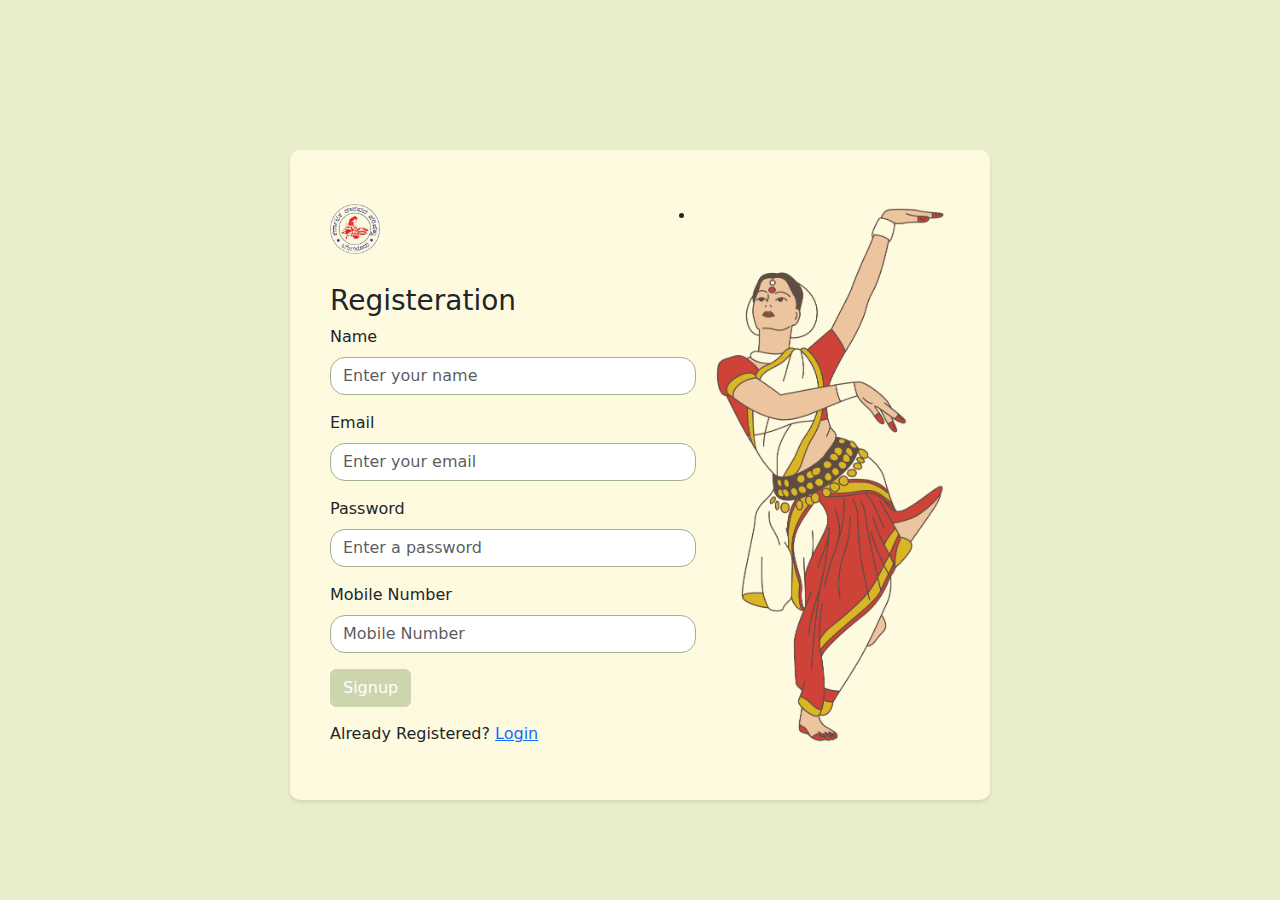
<file: artistsignup.html>
<!DOCTYPE html>
<html lang="en">

<head>
  <meta charset="UTF-8">
  <meta name="viewport" content="width=device-width, initial-scale=1.0">
  <link rel="stylesheet" href="https://cdn.jsdelivr.net/npm/bootstrap@5.3.0/dist/css/bootstrap.min.css">
  <link rel="stylesheet" href="style.css">
  <script src="https://code.jquery.com/jquery-3.5.1.slim.min.js"></script>
  <script src="https://cdn.jsdelivr.net/npm/@popperjs/core@2.5.4/dist/umd/popper.min.js"></script>
  <script src="https://stackpath.bootstrapcdn.com/bootstrap/4.5.2/js/bootstrap.min.js"></script>
  <title>Artist Details</title>
    <link rel="shortcut icon" href="images/logobgl.png" type="images/x-icon">
  <style>
    body {
      display: flex;
      align-items: center;
      justify-content: center;
      height: 100vh;
      padding-top: 50px;
      background-color: #e9edc9;
    }

    .form-container {
      display: flex;
      justify-content: center;
      align-items: center;
      width: 700px;
      height: auto;
      background-color: #fefae0;
      padding: 40px;
      border-radius: 10px;
      box-shadow: 0 2px 4px rgba(0, 0, 0, 0.1);
      margin-top: auto;
      margin-bottom: 25px;
      margin: auto;
    }

    .form-container .form-wrapper {
      width: 60%;
    }

    .form-container .picture {
      width: 40%;
      display: flex;
      justify-content: center;
      align-items: center;
    }
  </style>
</head>

<body>
  <div class="form-container">
    <div class="form-wrapper">
      <li class="nav__list-item">
        <a href="#" class="nav__link n1" id="google_translate_element"></a>
      </li>
      <script type="text/JavaScript">
        function googleTranslateElementInit() {
          new google.translate.TranslateElement({
            defaultLanguage: 'en',
            pageLanguage: 'en',
            includedLanguages: 'kn,en,hi,ml',
            layout: google.translate.TranslateElement.InlineLayout.SIMPLE,
            autoDisplay: true,
            multilanguagePage: true
          }, 'google_translate_element');
        }
      
        // Function to reinitialize translation after redirect
        function initGoogleTranslate() {
          if (typeof google !== 'undefined' && google.translate) {
            googleTranslateElementInit();
          }
        }
      </script>
      <script type="text/JavaScript" src="https://translate.google.com/translate_a/element.js?cb=initGoogleTranslate"></script>
        <a class="br1" href="index.html">
            <img src="images/logobgl.png" alt="brand" class="logo1">
          </a>
      <h3>Registeration</h3>
      <form action="dbartist.php" method="post">
        <div class="mb-3">
          <label for="sellerName" class="form-label">Name</label>
          <input type="text" name = "Name" class="form-control" id="sellerName" placeholder="Enter your name" required>
        </div>
        <div class="mb-3">
          <label for="sellerEmail" class="form-label">Email</label>
          <input type="email" name = "Email" class="form-control" id="sellerEmail" placeholder="Enter your email" required>
        </div>
        <div class="mb-3">
          <label for="sellerPassword" class="form-label">Password</label>
          <input type="password" name = "Password" class="form-control" id="sellerPassword" placeholder="Enter a password" required>
        </div>
        <div class="mb-3">
          <label for="sellerPhone" class="form-label">Mobile Number</label>
          <input type="tel" name = "Phone" class="form-control" id="sellerPhone" placeholder="Mobile Number" required>
        </div>
        <button type="submit" name = "submit" class="btn btn-primary">Signup</button>
        <div class="a-row">
          Already Registered?
          <a class="a-link-emphasis" href="artistlogin.html">
            Login
          </a>
        </div>
      </form>
    </div>
    <div class="picture">
      <img src="images/su1.png" alt="Your Picture" style="max-width: 100%; max-height: 100%;">
    </div>
  </div>

  <script src="https://cdn.jsdelivr.net/npm/bootstrap@5.3.0/dist/js/bootstrap.bundle.min.js"></script>
</body>
<!-- INSERT INTO `signup` (`Sno`, `Name`, `Email`, `Password`, `Phone`) VALUES (NULL, 'this', 'this@this', 'thisthis', '078458596244'); -->
</html>
</file>
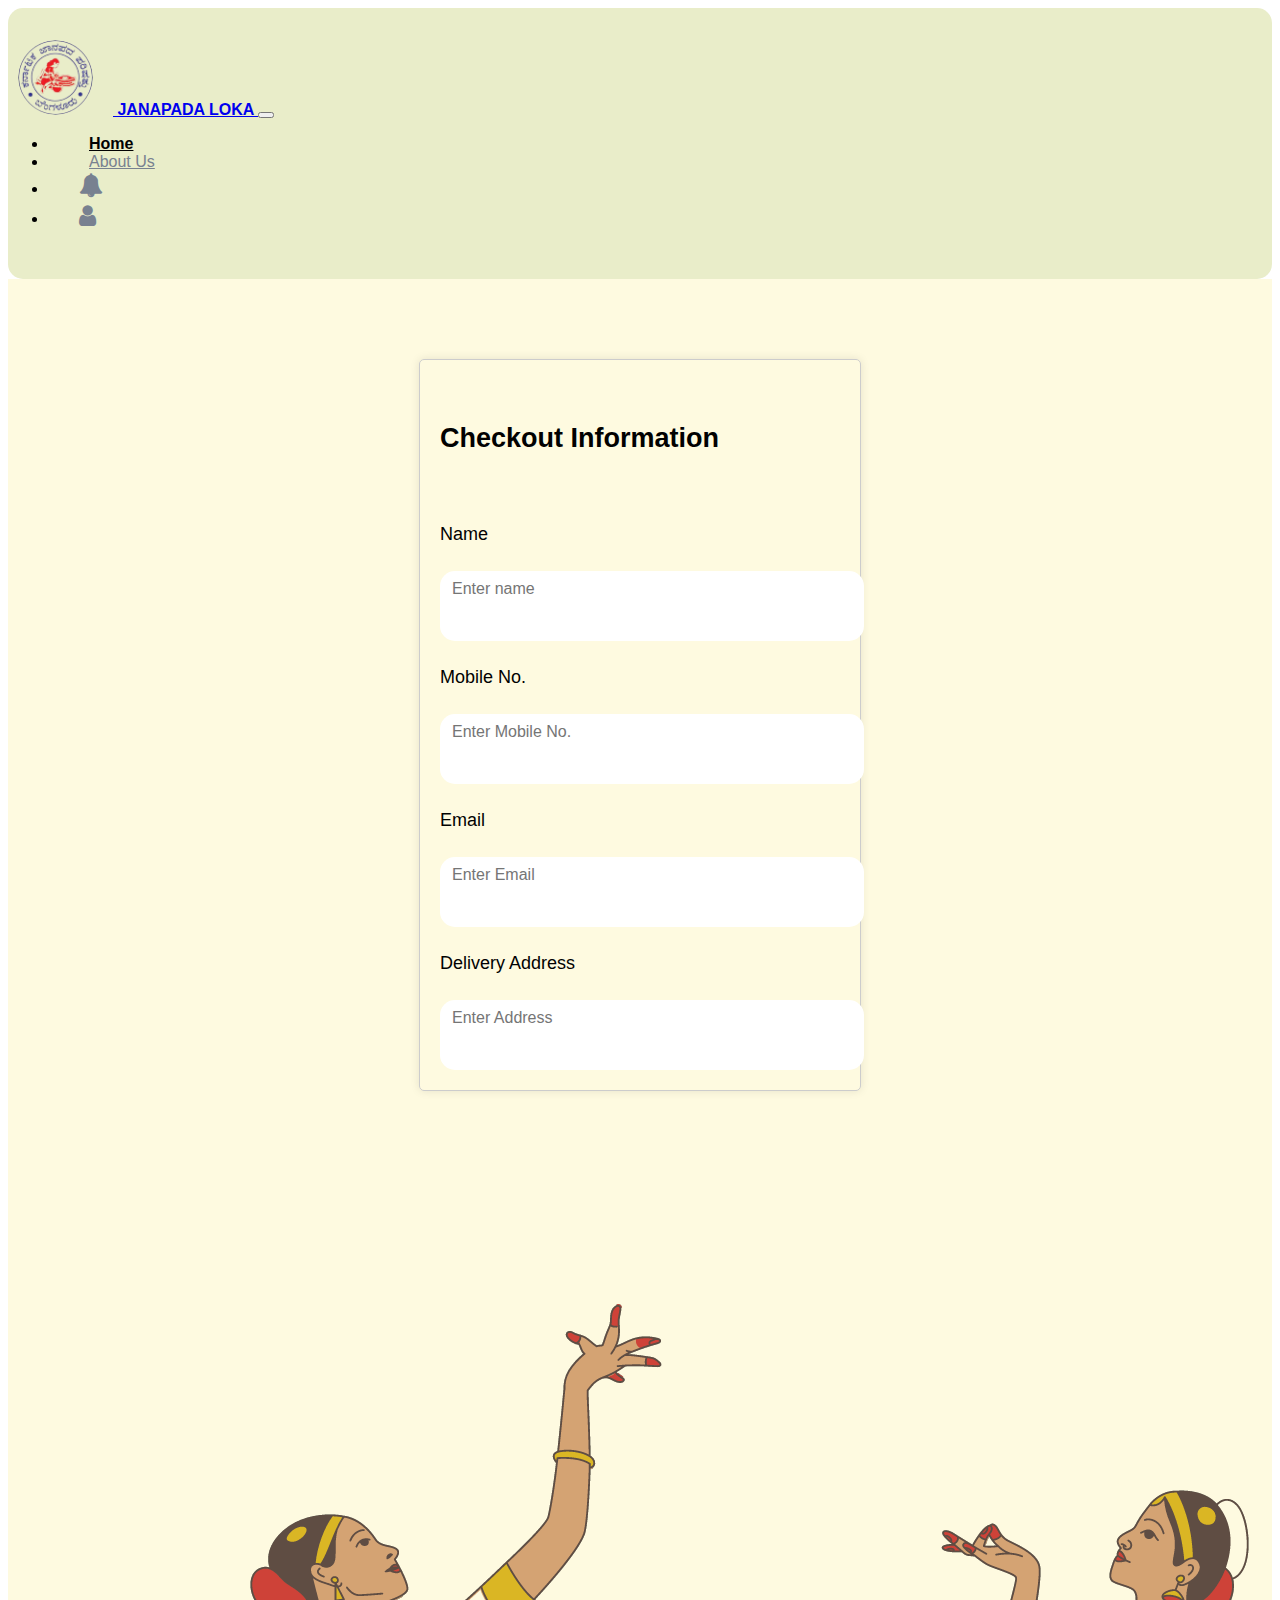
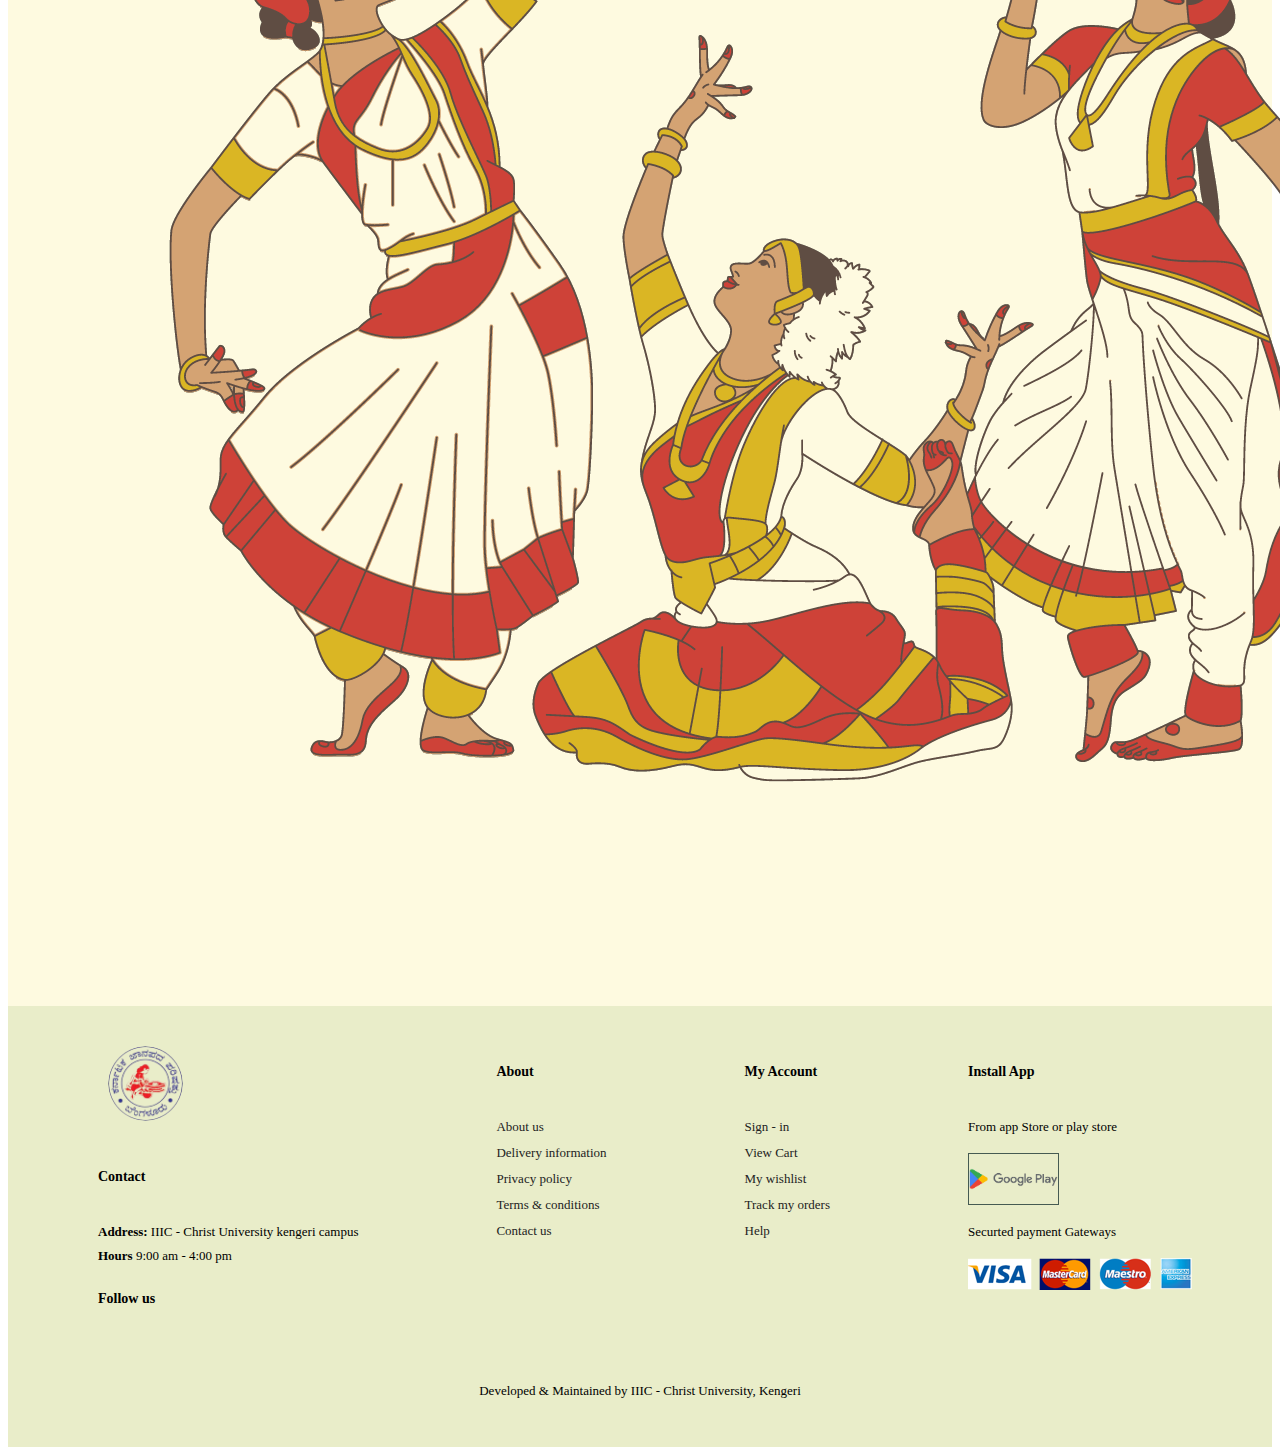
<file: payment.html>
<!doctype html>
<html lang="en">
  <head>
    <meta charset="utf-8">
    <meta name="viewport" content="width=device-width, initial-scale=1">
    <title>Janapada Loka</title>
    <link rel="shortcut icon" href="images/logobgl.png" type="images/x-icon">
   <!--Bootstrap CSS--> <link href="https://cdn.jsdelivr.net/npm/bootstrap@5.3.0/dist/css/bootstrap.min.css" rel="stylesheet" integrity="sha384-9ndCyUaIbzAi2FUVXJi0CjmCapSmO7SnpJef0486qhLnuZ2cdeRhO02iuK6FUUVM" crossorigin="anonymous">
    <!--Our CSS--><link rel="stylesheet" href="paystyle.css">
    <!--Bootstrap CSS--> <link href="https://cdn.jsdelivr.net/npm/bootstrap@5.3.0/dist/css/bootstrap.min.css" rel="stylesheet" integrity="sha384-9ndCyUaIbzAi2FUVXJi0CjmCapSmO7SnpJef0486qhLnuZ2cdeRhO02iuK6FUUVM" crossorigin="anonymous">
    <link rel="stylesheet" href="https://cdnjs.cloudflare.com/ajax/libs/font-awesome/4.7.0/css/font-awesome.min.css">
    <script src="https://code.jquery.com/jquery-3.5.1.slim.min.js"></script>
    <script src="https://cdn.jsdelivr.net/npm/@popperjs/core@2.5.4/dist/umd/popper.min.js"></script>
    <script src="https://stackpath.bootstrapcdn.com/bootstrap/4.5.2/js/bootstrap.min.js"></script>
  </head>
  <body>
   <!--Navbar section-->
   <nav class="navbar navbar-expand-lg">
    <div class="nav__list-item">
      <a href="#" class="nav__link n1" id="google_translate_element"></a>
    </div>
    <script type="text/JavaScript">
      function googleTranslateElementInit() {
        new google.translate.TranslateElement({
          defaultLanguage: 'en',
          pageLanguage: 'en',
          includedLanguages: 'kn,en,hi,ml',
          layout: google.translate.TranslateElement.InlineLayout.SIMPLE,
          autoDisplay: true,
          multilanguagePage: true
        }, 'google_translate_element');
      }
    
      // Function to reinitialize translation after redirect
      function initGoogleTranslate() {
        if (typeof google !== 'undefined' && google.translate) {
          googleTranslateElementInit();
        }
      }
    </script>
    <script type="text/JavaScript" src="https://translate.google.com/translate_a/element.js?cb=initGoogleTranslate"></script>
    <div class="container">
      <a class="navbar-brand" href="afterlogin.html">
        <img src="images/logobgl.png" alt="brand" class="logo">
        JANAPADA LOKA
      </a>
      <button class="navbar-toggler" type="button" data-bs-toggle="collapse" data-bs-target="#navbarNavDropdown" aria-controls="navbarNavDropdown" aria-expanded="false" aria-label="Toggle navigation">
        <span class="navbar-toggler-icon"></span>
      </button>
      <div class="collapse navbar-collapse" id="navbarNavDropdown">
        <ul class="navbar-nav ms-auto">
          <li class="nav-item">
            <a class="nav-link active" aria-current="page" href="afterlogin.html">Home</a>
          </li>
          <li class="nav-item">
            <a class="nav-link" href="#">About Us</a>
          </li>

          <li class="nav-item">
            <button style="font-size:24px; background: none; border: none; color: #788190; margin-left: 25px;"><i class="fa fa-bell"></i></button>
          </li>
          <li class="nav-item">
            <button style="font-size:24px; background: none; border: none; color: #788190; margin-left: 25px;"><i class="fa fa-user"></i></button>
          </li>

        </ul>
      </div>
    </div>
  </nav>
   <!--Bootstrap CSS-->
   <section class="folk">
    <div class="container">
        <div class="row">
        <!--Text-->
        <div class="col-md-6">
            <div class="text">

                <h2 class="text-center">Checkout Information</h2>
                <form>


                  
                  <div class="form-group">

                    <label for="cardNumber">Name </label>
                    <input type="text" class="form-control" id="cardNumber" placeholder="Enter name">
                  </div>
                  <div class="form-group">
                    <label for="cardHolder">Mobile No.</label>
                    <input type="text" class="form-control" id="cardHolder" placeholder="Enter Mobile No.">
                  </div>
                  <div class="form-row">
                    <div class="form-group col-md-6">
                      <label for="expiryDate">Email</label>
                      <input type="text" class="form-control" id="expiryDate" placeholder="Enter Email">
                    </div>
                    <div class="form-group col-md-6">
                      <label for="cvv">Delivery Address</label>
                      <input type="text" class="form-control" id="cvv" placeholder="Enter Address">
                    </div>
                  </div>

                  
                  <form><script src="https://checkout.razorpay.com/v1/payment-button.js" data-payment_button_id="pl_MDdrgKZi8cyRC4" async> </script> </form>
                  <script src="https://checkout.razorpay.com/v1/checkout.js"></script>
                  <script>
                  var options = {
                      "key": "rzp_test_62pOhwdKcfqgkP", // Enter the Key ID generated from the Dashboard
                      "amount": "50000", // Amount is in currency subunits. Default currency is INR. Hence, 50000 refers to 50000 paise
                      "currency": "INR",
                      "name": "JANAPADA LOKA", //your business name
                      "description": "Test Transaction",
                      "images": "images/logobgl.png",
                      
                      "notes": {
                          "address": "Razorpay Corporate Office"
                      },
                      "theme": {
                          "color": "#3399cc"
                      }
                  };
                  var rzp1 = new Razorpay(options);
                  document.getElementById('rzp-button1').onclick = function(e){
                      rzp1.open();
                      e.preventDefault();
                  }
                  </script>
                </form>
              </div>
            </body>
            </html>
            











              




               
              
          




















              
            <!-- <div class="buttons">
                <a href="login.html"class="btn btn-primary">Login</a>
            </div> -->
        </div>
        <!--images-->
        <div class="col-md-6">
            <img src="images/bkl11.png" alt="Folk images" class="w-100">
        </div>
    </div>

    </div>
   </section>
   <!--Footer-->
   <footer class="section-p1">
    <div class="col">
      <img src="images/logobgl.png" alt="" class="logo">
      <h4>Contact</h4>
      <p><strong>Address:</strong> IIIC - Christ University kengeri campus</p>
      <p><strong>Hours</strong> 9:00 am - 4:00 pm</p>
      <h4>Follow us</h4>
      <div class="follow">
        <i class="fab fa-facebook"></i>
        <i class="fab fa-twitter"></i>
        <i class="fab fa-instagram"></i>
        <i class="fab fa-youtube"></i>
      </div>
    </div>
    <div class="col">
      <h4>About</h4>
      <a href="#">About us</a>
      <a href="#">Delivery information</a>
      <a href="#">Privacy policy</a>
      <a href="#">Terms & conditions</a>
      <a href="#">Contact us</a>
    </div>
    <div class="col">
      <h4>My Account</h4>
      <a href="#">Sign - in</a>
      <a href="#">View Cart</a>
      <a href="#">My wishlist</a>
      <a href="#">Track my orders</a>
      <a href="#">Help</a>
    </div>
    <div class="col install">
      <h4>Install App</h4>
      <p>From app Store or play store
      </p>
      <div class="row">
        <img src="images/play.png" alt="" style="max-width: 170px; max-height: 50px;">
      </div>
      <p>Securted payment Gateways</p>
      <img src="images/pay.png" alt="">

    </div>
    <div class="copyright">
      <p>Developed & Maintained by IIIC - Christ University, Kengeri</p>
    </div>
  </footer>
   <!--Bootstrap CSS-->
   <!--Bootstrap CSS-->
   <!--Bootstrap CSS-->
    <script src="https://cdn.jsdelivr.net/npm/bootstrap@5.3.0/dist/js/bootstrap.bundle.min.js" integrity="sha384-geWF76RCwLtnZ8qwWowPQNguL3RmwHVBC9FhGdlKrxdiJJigb/j/68SIy3Te4Bkz" crossorigin="anonymous"></script>
  </body>
</html>
</file>
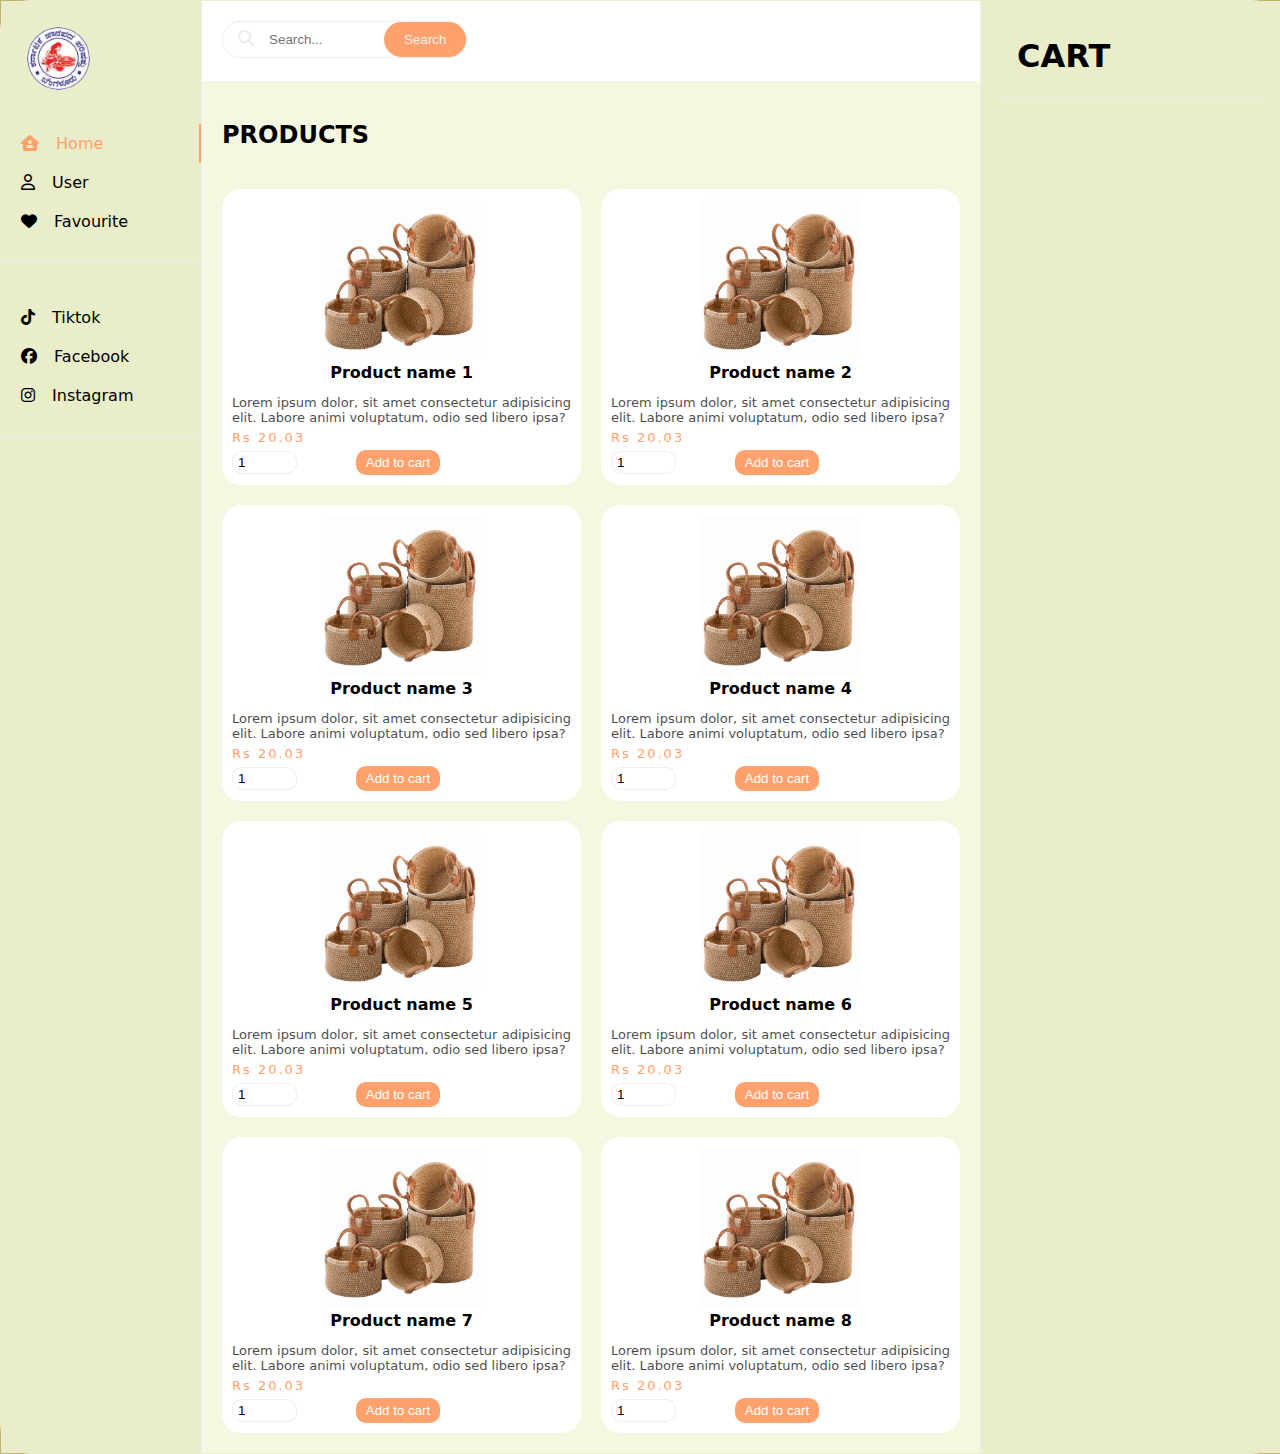
<file: product.html>
<!DOCTYPE html>
<html lang="en">
<head>
    <meta charset="UTF-8">
    <meta http-equiv="X-UA-Compatible" content="IE=edge">
    <meta name="viewport" content="width=device-width, initial-scale=1.0">
    <title>Document</title>
    <link rel="stylesheet" href="productstyle.css">
    <link rel="stylesheet" href="https://cdnjs.cloudflare.com/ajax/libs/font-awesome/6.2.0/css/all.min.css">
</head>
<body>
    <div class="container">
        <div class="menu">
            <div class="logo">
                <img src="./images/logo.jpg" alt="" class="logo">
            </div>
            <ul>
                <li class="active"><i class="fa-solid fa-house-user"></i> Home</li>
                <li><i class="fa-regular fa-user"></i> User</li>
                <li><i class="fa-solid fa-heart"></i> Favourite</li>
            </ul>
             <ul>
                <li><i class="fa-brands fa-tiktok"></i> Tiktok</li>
                <li><i class="fa-brands fa-facebook"></i> Facebook</li>
                <li><i class="fa-brands fa-instagram"></i> Instagram</li>
            </ul>
        </div>
        <div class="center">
            <div class="search">
                <div class="form">
                    <i class="fa-solid fa-magnifying-glass"></i>
                    <input type="text" placeholder="Search...">
                    <button>Search</button>
                </div>
            </div>

            <h2>PRODUCTS</h2>
            <div class="list">
                <div class="item" data-key="1">
                    <div class="img">
                        <img src="./images/product images/prod1.jpg" alt="">
                    </div>
                    <div class="content">
                        <div class="title">Product name 1</div>
                        <div class="des">
                            Lorem ipsum dolor, sit amet consectetur adipisicing elit.
                             Labore animi voluptatum, odio sed libero ipsa?
                        </div>
                        <div class="price">Rs 20.03</div>
                        <input type="number" class="count" min="1" value="1">
                        <button class="add">Add to cart</button>
                        <button class="remove" onclick="Remove(1)"><i class="fa-solid fa-trash-can"></i></button>
                    </div>
                </div>

                <div class="item" data-key="2">
                    <div class="img">
                        <img src="./images/product images/prod1.jpg" alt="">
                    </div>
                    <div class="content">
                        <div class="title">Product name 2</div>
                        <div class="des">
                            Lorem ipsum dolor, sit amet consectetur adipisicing elit.
                             Labore animi voluptatum, odio sed libero ipsa?
                        </div>
                        <div class="price">Rs 20.03</div>
                        <input type="number" class="count" min="1" value="1">
                        <button class="add">Add to cart</button>
                        <button class="remove" onclick="Remove(2)"><i class="fa-solid fa-trash-can"></i></button>
                    </div>
                </div>

                <div class="item" data-key="3">
                    <div class="img">
                        <img src="./images/product images/prod1.jpg" alt="">
                    </div>
                    <div class="content">
                        <div class="title">Product name 3</div>
                        <div class="des">
                            Lorem ipsum dolor, sit amet consectetur adipisicing elit.
                             Labore animi voluptatum, odio sed libero ipsa?
                        </div>
                        <div class="price">Rs 20.03</div>
                        <input type="number" class="count" min="1" value="1">
                        <button class="add">Add to cart</button>
                        <button class="remove" onclick="Remove(3)"><i class="fa-solid fa-trash-can"></i></button>
                    </div>
                </div>
                
                <div class="item" data-key="4">
                    <div class="img">
                        <img src="./images/product images/prod1.jpg" alt="">
                    </div>
                    <div class="content">
                        <div class="title">Product name 4</div>
                        <div class="des">
                            Lorem ipsum dolor, sit amet consectetur adipisicing elit.
                             Labore animi voluptatum, odio sed libero ipsa?
                        </div>
                        <div class="price">Rs 20.03</div>
                        <input type="number" class="count" min="1" value="1">
                        <button class="add">Add to cart</button>
                        <button class="remove" onclick="Remove(4)"><i class="fa-solid fa-trash-can"></i></button>
                    </div>
                </div>
                <div class="item" data-key="5">
                    <div class="img">
                        <img src="./images/product images/prod1.jpg" alt="">
                    </div>
                    <div class="content">
                        <div class="title">Product name 5</div>
                        <div class="des">
                            Lorem ipsum dolor, sit amet consectetur adipisicing elit.
                             Labore animi voluptatum, odio sed libero ipsa?
                        </div>
                        <div class="price">Rs 20.03</div>
                        <input type="number" class="count" min="1" value="1">
                        <button class="add">Add to cart</button>
                        <button class="remove" onclick="Remove(4)"><i class="fa-solid fa-trash-can"></i></button>
                    </div>
                </div>
                <div class="item" data-key="6">
                    <div class="img">
                        <img src="./images/product images/prod1.jpg" alt="">
                    </div>
                    <div class="content">
                        <div class="title">Product name 6</div>
                        <div class="des">
                            Lorem ipsum dolor, sit amet consectetur adipisicing elit.
                             Labore animi voluptatum, odio sed libero ipsa?
                        </div>
                        <div class="price">Rs 20.03</div>
                        <input type="number" class="count" min="1" value="1">
                        <button class="add">Add to cart</button>
                        <button class="remove" onclick="Remove(4)"><i class="fa-solid fa-trash-can"></i></button>
                    </div>
                </div>
                <div class="item" data-key="7">
                    <div class="img">
                        <img src="./images/product images/prod1.jpg" alt="">
                    </div>
                    <div class="content">
                        <div class="title">Product name 7</div>
                        <div class="des">
                            Lorem ipsum dolor, sit amet consectetur adipisicing elit.
                             Labore animi voluptatum, odio sed libero ipsa?
                        </div>
                        <div class="price">Rs 20.03</div>
                        <input type="number" class="count" min="1" value="1">
                        <button class="add">Add to cart</button>
                        <button class="remove" onclick="Remove(4)"><i class="fa-solid fa-trash-can"></i></button>
                    </div>
                </div>
                <div class="item" data-key="8">
                    <div class="img">
                        <img src="./images/product images/prod1.jpg" alt="">
                    </div>
                    <div class="content">
                        <div class="title">Product name 8</div>
                        <div class="des">
                            Lorem ipsum dolor, sit amet consectetur adipisicing elit.
                             Labore animi voluptatum, odio sed libero ipsa?
                        </div>
                        <div class="price">Rs 20.03</div>
                        <input type="number" class="count" min="1" value="1">
                        <button class="add">Add to cart</button>
                        <button class="remove" onclick="Remove(4)"><i class="fa-solid fa-trash-can"></i></button>
                    </div>
                </div>


            </div>

        </div>
        <div class="cart">
            <div class="name">CART</div>
            <div class="listCart">

            </div>
        </div>
    </div>
    

    <script src="prod.js"></script>
</body>
</html>
</file>
<file: style.css>
.logo{
    margin-left: 10px;
    height: 75px;
    width: 75px;
    font-size: 0.8rem;
    font-weight: 800;
    border-radius: 50%;
    margin-right: 20px;
}
.logo1{
height: 50px;
width: 50px;
margin-bottom: 30px;
}

.navbar-brand{
    font-weight: bolder;
    font-family: 'Plus Jakarta Sans', sans-serif;
}
.nav-link{
    margin-left: 41px;
    font-size: 16px;
    color: var(--gray-1);
}

/*Fonts*/

@import url('https://fonts.googleapis.com/css2?family=Plus+Jakarta+Sans:wght@200;300;400;500;600;700;800&display=swap');

  :root{
    --primary: #e9edc9;
    --primary-dark: #ccd5ae;
    --black: #010101;
    --gray-1: #788190;
    --gray-2: #d3d4db;
    --white: #FFFFFF;
    --body: #fefae0;
  }

.folk{
    background-color: #fefae0;
    font-family: 'Plus Jakarta Sans', sans-serif;
}
  .navbar{
    padding: 32px 0;
    background-color: #e9edc9;
    border-radius: 15px;
    font-family: 'Plus Jakarta Sans', sans-serif;

  }
  .navbar-nav .nav-link.active{
    font-weight: bold;
    color: var(--black);
  }
  .dropdown-menu{
    background-color: #fefae0;
  }
section.folk{
    padding:80px 0;

}
section.folk .text{
    font-weight: 800;
    font-size: 48px;
    line-height: 73px;
    color: var(--black);
}
section.folk .text-2{
    font-weight: 500;
    font-size: 24px;
    line-height: 73px;
    color: var(--black);
}
.buttons{
    padding-top: 69px;
    border-radius: 50px;
    color: var(--primary-dark);
}
.buttons .btn{
    font-size: 16px;
    font-weight: bold;
    line-height: 24px;
    font-family:system-ui, -apple-system, BlinkMacSystemFont, 'Segoe UI', Roboto, Oxygen, Ubuntu, Cantarell, 'Open Sans', 'Helvetica Neue', sans-serif;
}
.btn-primary{
    --bs-btn-color: #fff;
    --bs-btn-bg: #ccd5ae;
    --bs-btn-border-color: #ccd5ae;
    --bs-btn-hover-color: #fff;
    --bs-btn-hover-bg: #a3b18a;
    --bs-btn-hover-border-color: #a3b18a;
    --bs-btn-focus-shadow-rgb: 49,132,253;
    --bs-btn-active-color: #fff;
    --bs-btn-active-bg: #758954;
    --bs-btn-active-border-color: #758954;
    --bs-btn-active-shadow: inset 0 3px 5px rgba(0, 0, 0, 0.125);
    --bs-btn-disabled-color: #fff;
    --bs-btn-disabled-bg: #a3b18a;
    --bs-btn-disabled-border-color: #a3b18a;
}
.btn-outline-secondary {
    --bs-btn-color: #6c757d;
    --bs-btn-border-color: #6c757d;
    --bs-btn-hover-color: #fff;
    --bs-btn-hover-bg: #ccd5ae;
    --bs-btn-hover-border-color: #ccd5ae;
    --bs-btn-focus-shadow-rgb: 108,117,125;
    --bs-btn-active-color: #fff;
    --bs-btn-active-bg: #758954;
    --bs-btn-active-border-color: #758954;
    --bs-btn-active-shadow: inset 0 3px 5px rgba(0, 0, 0, 0.125);
    --bs-btn-disabled-color: #6c757d;
    --bs-btn-disabled-bg: transparent;
    --bs-btn-disabled-border-color: #6c757d;
    --bs-gradient: none;
}
.w-100{
max-height: fit-content;
}

/*Signup page */

.nav {
  --bs-nav-link-padding-x: 1rem;
  --bs-nav-link-padding-y: 0.5rem;
  --bs-nav-link-font-weight: ;
  --bs-nav-link-color: var(--bs-btn-bg);
  --bs-nav-link-hover-color: var(--bs-btn-active-bg);
  --bs-nav-link-disabled-color: var(--bs-btn-bg);
  display: flex;
  flex-wrap: wrap;
  padding-left: 0;
  margin-bottom: 0;
  list-style: none;
}
.tab-content{
  margin-top: 15px;

}
.nav-pills .nav-link.active, .nav-pills .show>.nav-link {
  color: var(--bs-btn-active-bg);
  background-color: #758954;
}
.form-control {
  display: block;
  width: 100%;
  padding: 0.375rem 0.75rem;
  font-size: 1rem;
  font-weight: 400;
  line-height: 1.5;
  color: var(--black);
  background-clip: padding-box;
  border: var(--bs-border-width) solid #a3b18a;
  -webkit-appearance: none;
  -moz-appearance: none;
  appearance: none;
  border-radius: 15px;
  transition: border-color .15s ease-in-out,box-shadow .15s ease-in-out;
}
.picture{
  margin-left: 10px;
}

/*footer*/
footer{
  display: flex;
  flex-wrap: wrap;
  background-color: #e9edc9;
  justify-content: space-between;
  
  
}
footer .col{
  display: flex;
  flex-direction: column;
  align-items: flex-start;
  margin-bottom: 20px;
  margin-left: 10px;
}
footer .logo{
  margin-bottom: 30px;

}

footer h4{
  font-size: 14px;
  padding-bottom: 20px;
}

footer p{
  font-size: 13px;
  margin: 0 0 8px 0;

}

footer a {
  font-size: 13px;
  text-decoration: none;
  color: #222;
  margin-bottom: 10px;
}
footer .follow i{
  margin-top:20px;
  color: #465b52;
  padding-right: 4px;
  cursor: pointer;
}
footer .install .row img{
   border:1px solid #465b52;
}
footer .install img{
  margin: 10px 0 15px 0;
}
footer .copyright{
  width: 100%;
  text-align: center;
}
.section-p1{
  padding: 40px 80px;
}

/*Tiles of display(Landing page)*/
.tile {
  border-radius: 15px;
  padding: 20px;
  margin: 10px;
  background-color: #e9edc9;
  display: flex;
  flex-direction: column;
  align-items: center;
  text-align: center;
  opacity: 0;
  transform: translateY(50px);
  transition: opacity 1.7s, transform 1.7s;
  margin-bottom: 50px;
  margin-right: 15px;
  margin-left: 15px;
}

.tile.show {
  opacity: 1;
  transform: translateY(0);
}

.tile img {
  border-radius: 50%;
  width: 50%;
  height: auto;
  margin-bottom: 10px;
}
.container1{
background-color: #fefae0;
}
.a-row{
  width:100%;
  margin-top: 15px;
}
.dropdown-menu {
  --bs-dropdown-zindex: 1000;
  --bs-dropdown-min-width: 10rem;
  --bs-dropdown-padding-x: 0;
  --bs-dropdown-padding-y: 0.5rem;
  --bs-dropdown-spacer: 0.125rem;
  --bs-dropdown-font-size: 1rem;
  --bs-dropdown-color:black;
  --bs-dropdown-bg: var(--bs-body-bg);
  --bs-dropdown-border-color: var(--bs-border-color-translucent);
  --bs-dropdown-border-radius: var(--bs-border-radius);
  --bs-dropdown-border-width: var(--bs-border-width);
  --bs-dropdown-inner-border-radius: calc(var(--bs-border-radius) - var(--bs-border-width));
  --bs-dropdown-divider-bg: var(--bs-border-color-translucent);
  --bs-dropdown-divider-margin-y: 0.5rem;
  --bs-dropdown-box-shadow: 0 0.5rem 1rem rgba(0, 0, 0, 0.15);
  --bs-dropdown-link-color: var(--bs-body-color);
  --bs-dropdown-link-hover-color: var(--bs-body-color);
  --bs-dropdown-link-hover-bg: var(--bs-tertiary-bg);
  --bs-dropdown-link-active-color: var(--bs-btn-bg);
  --bs-dropdown-link-active-bg: var(--bs-btn-active-bg);
  --bs-dropdown-link-disabled-color: var(--bs-tertiary-color);
  --bs-dropdown-item-padding-x: 1rem;
  --bs-dropdown-item-padding-y: 0.25rem;
  --bs-dropdown-header-color: #6c757d;
  --bs-dropdown-header-padding-x: 1rem;
  --bs-dropdown-header-padding-y: 0.5rem;
  position: absolute;
  z-index: var(--bs-dropdown-zindex);
  display: none;
  min-width: var(--bs-dropdown-min-width);
  padding: var(--bs-dropdown-padding-y) var(--bs-dropdown-padding-x);
  margin: 0;
  font-size: var(--bs-dropdown-font-size);
  color: var(--bs-dropdown-color);
  text-align: left;
  list-style: none;
  background-color: var(--body);
  background-clip: padding-box;
  border: var(--bs-dropdown-border-width) solid var(--bs-dropdown-border-color);
  border-radius: var(--bs-dropdown-border-radius);
}

.dropdown-item {
  display: block;
  width: 100%;
  padding: var(--bs-dropdown-item-padding-y) var(--bs-dropdown-item-padding-x);
  clear: both;
  font-weight: 400;
  color: black;
  text-align: inherit;
  text-decoration: none;
  white-space: nowrap;
  background-color: var(--bs-btn-bg);
  border: 0;
  border-radius: var(--bs-dropdown-item-border-radius,0);
}
.row{
  margin-left: 25px;
  margin-right: 25px;
  background-color: #FEFAE0;
}
section.row{
  background-color: var(--bs-btn-bg);
}
.shadow-sm {
  box-shadow: none;
}
.img-fluid {
  max-width: 100%;
  height: auto;
  margin: 25px;
  border-radius: 25px;
}
.tile img {
  border-radius: 25px;
  width: 98%;
  height: auto;
  margin-bottom: 10px;
}
li {
  padding: 0px 0px 60px;
  display: list-item;
  text-align: -webkit-match-parent;
  float: right;
}
</file>
<file: paystyle.css>
.logo{
    margin-left: 10px;
    height: 75px;
    width: 75px;
    font-size: 0.8rem;
    font-weight: 800;
    border-radius: 50%;
    margin-right: 20px;
}
.navbar-brand{
    font-weight: bolder;
    font-family: 'Plus Jakarta Sans', sans-serif;
}
.nav-link{
    margin-left: 41px;
    font-size: 16px;
    color: var(--gray-1);
}

/*Fonts*/

@import url('https://fonts.googleapis.com/css2?family=Plus+Jakarta+Sans:wght@200;300;400;500;600;700;800&display=swap');

  :root{
    --primary: #e9edc9;
    --primary-dark: #ccd5ae;
    --black: #010101;
    --gray-1: #788190;
    --gray-2: #d3d4db;
    --white: #FFFFFF;
    --body: #fefae0;
  }

.folk{
    background-color: #fefae0;
    font-family: 'Plus Jakarta Sans', sans-serif;
}
  .navbar{
    padding: 32px 0;
    background-color: #e9edc9;
    border-radius: 15px;
    font-family: 'Plus Jakarta Sans', sans-serif;

  }
  .navbar-nav .nav-link.active{
    font-weight: bold;
    color: var(--black);
  }
  .dropdown-menu{
    background-color: #fefae0;
  }
section.folk{
    padding:80px 0;

}
section.folk .text{
    font-weight: 100;
    font-size: 18px;
    line-height: 73px;
    color: var(--black);
  max-width: 400px;
  margin: 0 auto;
  padding: 20px;
  border: 1px solid #ccc;
  border-radius: 5px;
  box-shadow: 0 0 10px rgba(0, 0, 0, 0.1);
}

.form-group label {
  font-weight: var(--bs-nav-link-font-weight);
}

.btn-primary {
  background-color: #007bff;
  border-color: #007bff;
}

.btn-primary:hover {
  background-color: #0069d9;
  border-color: #0062cc;
}

.buttons{
    padding-top: 69px;
    border-radius: 50px;
    color: var(--primary-dark);
}
.buttons .btn{
    font-size: 16px;
    font-weight: bold;
    line-height: 24px;
    font-family:system-ui, -apple-system, BlinkMacSystemFont, 'Segoe UI', Roboto, Oxygen, Ubuntu, Cantarell, 'Open Sans', 'Helvetica Neue', sans-serif;
}
.btn-primary{
    --bs-btn-color: #fff;
    --bs-btn-bg: #ccd5ae;
    --bs-btn-border-color: #ccd5ae;
    --bs-btn-hover-color: #fff;
    --bs-btn-hover-bg: #a3b18a;
    --bs-btn-hover-border-color: #a3b18a;
    --bs-btn-focus-shadow-rgb: 49,132,253;
    --bs-btn-active-color: #fff;
    --bs-btn-active-bg: #758954;
    --bs-btn-active-border-color: #758954;
    --bs-btn-active-shadow: inset 0 3px 5px rgba(0, 0, 0, 0.125);
    --bs-btn-disabled-color: #fff;
    --bs-btn-disabled-bg: #a3b18a;
    --bs-btn-disabled-border-color: #a3b18a;
}
.btn-outline-secondary {
    --bs-btn-color: #6c757d;
    --bs-btn-border-color: #6c757d;
    --bs-btn-hover-color: #fff;
    --bs-btn-hover-bg: #ccd5ae;
    --bs-btn-hover-border-color: #ccd5ae;
    --bs-btn-focus-shadow-rgb: 108,117,125;
    --bs-btn-active-color: #fff;
    --bs-btn-active-bg: #758954;
    --bs-btn-active-border-color: #758954;
    --bs-btn-active-shadow: inset 0 3px 5px rgba(0, 0, 0, 0.125);
    --bs-btn-disabled-color: #6c757d;
    --bs-btn-disabled-bg: transparent;
    --bs-btn-disabled-border-color: #6c757d;
    --bs-gradient: none;
}
.w-100{
max-height: fit-content;
}

/*info page */

.nav {
  --bs-nav-link-padding-x: 1rem;
  --bs-nav-link-padding-y: 0.5rem;
  --bs-nav-link-font-weight: ;
  --bs-nav-link-color: var(--bs-btn-bg);
  --bs-nav-link-hover-color: var(--bs-btn-active-bg);
  --bs-nav-link-disabled-color: var(--bs-btn-bg);
  display: flex;
  flex-wrap: wrap;
  padding-left: 0;
  margin-bottom: 0;
  list-style: none;
}
.tab-content{
margin-top: 15px;
}
.nav-pills .nav-link.active, .nav-pills .show>.nav-link {
  color: var(--bs-btn-active-bg);
  background-color: #758954;
}
.form-control {
  display: block;
  width: 100%;
  padding: 0.375rem 0.75rem;
  padding-bottom: 40px;
  font-size: 1rem;
  font-weight: 400;
  line-height: 1.5;
  color: var(--black);
  background-clip: padding-box;
  border: var(--bs-border-width) solid #a3b18a;
  -webkit-appearance: none;
  -moz-appearance: none;
  appearance: none;
  border-radius: 15px;
  transition: border-color .15s ease-in-out,box-shadow .15s ease-in-out;
}
.picture{
  margin-left: 10px;
}

/*footer*/
footer{
  display: flex;
  flex-wrap: wrap;
  background-color: #e9edc9;
  justify-content: space-between;
  
  
}
footer .col{
  display: flex;
  flex-direction: column;
  align-items: flex-start;
  margin-bottom: 20px;
  margin-left: 10px;
}
footer .logo{
  margin-bottom: 30px;

}

footer h4{
  font-size: 14px;
  padding-bottom: 20px;
}

footer p{
  font-size: 13px;
  margin: 0 0 8px 0;

}

footer a {
  font-size: 13px;
  text-decoration: none;
  color: #222;
  margin-bottom: 10px;
}
footer .follow i{
  margin-top:20px;
  color: #465b52;
  padding-right: 4px;
  cursor: pointer;
}
footer .install .row img{
   border:1px solid #465b52;
}
footer .install img{
  margin: 10px 0 15px 0;
}
footer .copyright{
  width: 100%;
  text-align: center;
}
.section-p1{
  padding: 40px 80px;
}
</file>
<file: productstyle.css>
@import url('https://fonts.googleapis.com/css2?family=Lobster&display=swap');
:root{
    --white: #fff;
    --light: #eeeded;
    --orange: #FFA16C;
}
body{
    background-color: #BDB76B;
    font-family: system-ui;
    /* overflow: hidden; */
    padding: 0;
    margin: 0;
}
.logo{
    height: 63px;
    width: 63px;
    border-radius: 50%;
    text-decoration: none;
    color: powderblue;
    font-size: 50px;
    font-weight: 800;
    margin: 10%;
}
.container{
    /* width:1200px; */
    width:100%;
    border:1px solid #e9edc9;
    max-width: 100%;
    /* margin:50px auto 0; */
    display: grid;
    grid-template-columns: 200px auto 300px;
    /* padding:20px; */
    border-radius: 30px;
    min-height: 80vh;
    /* min-height: 100%; */
}
.container .menu{
    background-color: #e9edc9;
    /* border-top-left-radius: 30px;
    border-bottom-left-radius: 30px; */
}
.container .cart{
    background-color: #e9edc9;
    /* border-top-right-radius: 30px;
    border-bottom-right-radius: 30px; */
    padding: 1em;
}
.container .center{
    background-color: #f5f8e0;
    border-left: 1px solid var(--light);
    border-right: 1px solid var(--light);
}
/* menu */
.menu ul{
    padding:20px 0 20px 20px;
    list-style: none;
    border-bottom: 1px solid var(--light);
}
.menu ul li{
    padding:10px 0;
}
.menu ul li i{
    margin-right: 12px;
}
.menu ul li.active{
    color: var(--orange);
    border-right: 2px solid var(--orange);
}
.menu ul li:hover{
    color: var(--orange);
    border-right: 2px solid var(--orange);
}
/* end menu */
/* center */
    /* form */
.center .search{
    background-color: var(--white);
    padding:20px;
    height:40px;
}
.center .search .form{
    width:max-content;
    border:1px solid var(--light);
    border-radius: 20px;
    padding-left:15px;
    color:var(--light);
}
.center .search .form input{
    border:none;
    padding:0 10px;
    outline: none;
    width:100px;
}
.center .search .form button{
   border:none;
   background-color: var(--orange);
   color: var(--light);
   padding:10px 20px;
   border-radius: 20px;
}

    /* end form */

.center h2{
    padding:20px;
}
.center .list{
    padding:0 20px 20px;
    display: grid;
    grid-template-columns: auto auto;
    column-gap: 20px;
    row-gap: 20px;
}
.item{
    background-color: var(--white);
    /* display: grid; */
    display: flex;
    justify-content: center;
    align-items: center;
    flex-direction: column;
    /* grid-template-columns: 20% auto; */
    padding:10px;
    /* column-gap: 27px; */
    border-radius: 20px;
}
.item .img img{
    /* height:70px; */
    height:10em ; 
}
.item .img{
    /* background-color: var(--light); */
    /* border-radius: 20px; */
    /* display: flex; */
    /* justify-content: center;
    align-items: center; */
}
.item .content .title{
    font-weight: bold;
    text-align: center;
}
.item .content .des{
    font-size: small;
    opacity: 0.7;
    margin-top:1em;
    text-align: justify;
}
.item .content .price{
    color:var(--orange);
    letter-spacing: 2px;
    font-weight: 500;
    font-size: small;
    margin-top:5px;
}
.item .count{
    /* width: 50px; */
    width: 4em;
    border-radius: 10px;
    /* margin-right: 10px; */
    margin-right: 4em;

    padding:3px 5px;
    /* padding:0.2em 5px; */
    border:1px solid var(--light);
    outline: none;
    margin-top:5px;
}
.item .content .add{
    margin-top:5px;
    background-color: var(--orange);
    color:var(--white);
    padding:5px 10px;
    border:none;
    border-radius: 10px;
}
.item .content .remove{
    padding:5px;
    border:none;
    margin-top:5px;
    border-radius: 10px;
    display: none;
}

/* end center */
.cart .item{
    transition: 0.5s;
    border-bottom: 1px solid var(--light);
    margin-bottom: 1em;
}
.cart .name{
    padding:20px;
    height:40px;
    font-weight: bold;
    font-size: xx-large;
    border-bottom:1px solid var(--light)
}
.danger{
    box-shadow: 0 10px 10px var(--orange);
    transform: translate(0,-10px);
}
.cart .add{
    display: none;
}
.cart .remove{
    display: inline-block!important;
}

@media (min-width:1600px) {
    .center .list{
        grid-template-columns: repeat(3, 1fr);
    }
}

@media (max-width: 1000px) {
    .center .list{
        grid-template-columns: repeat(1, 1fr);
    }
}
</file>
